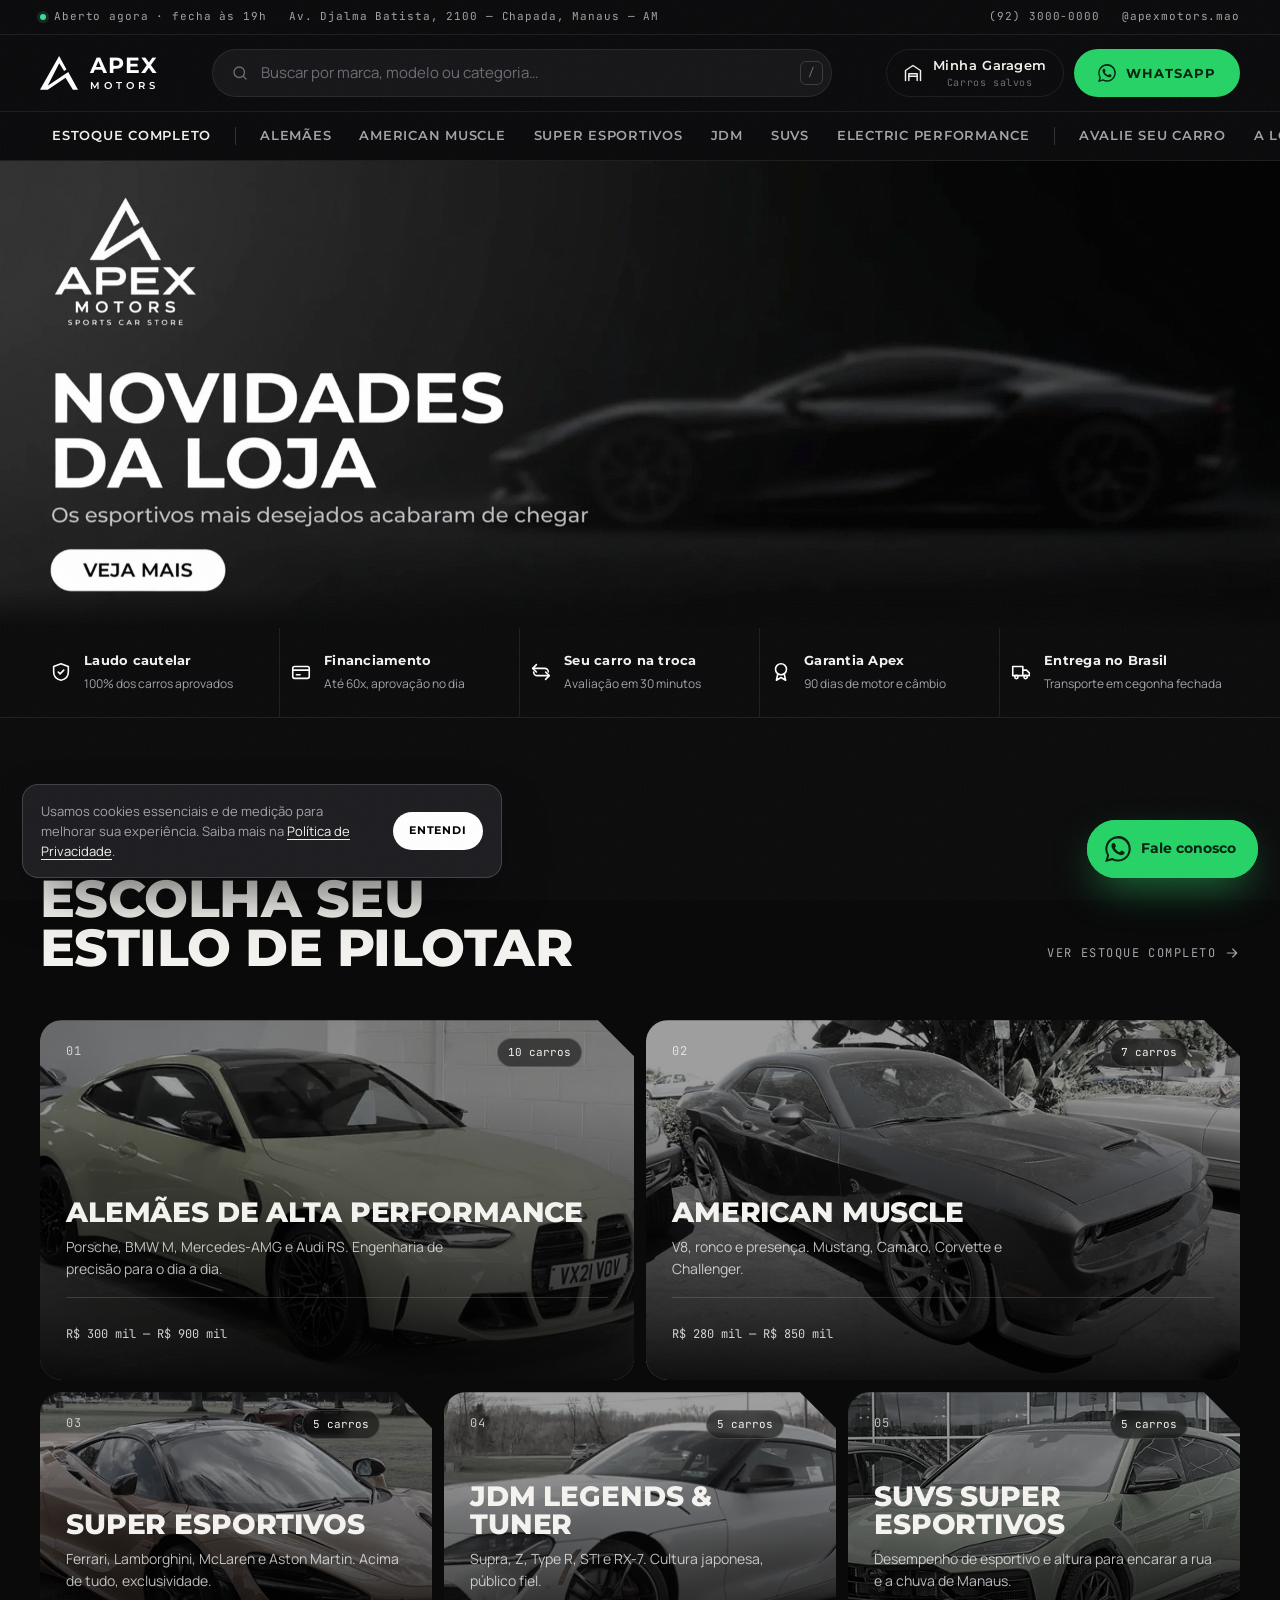
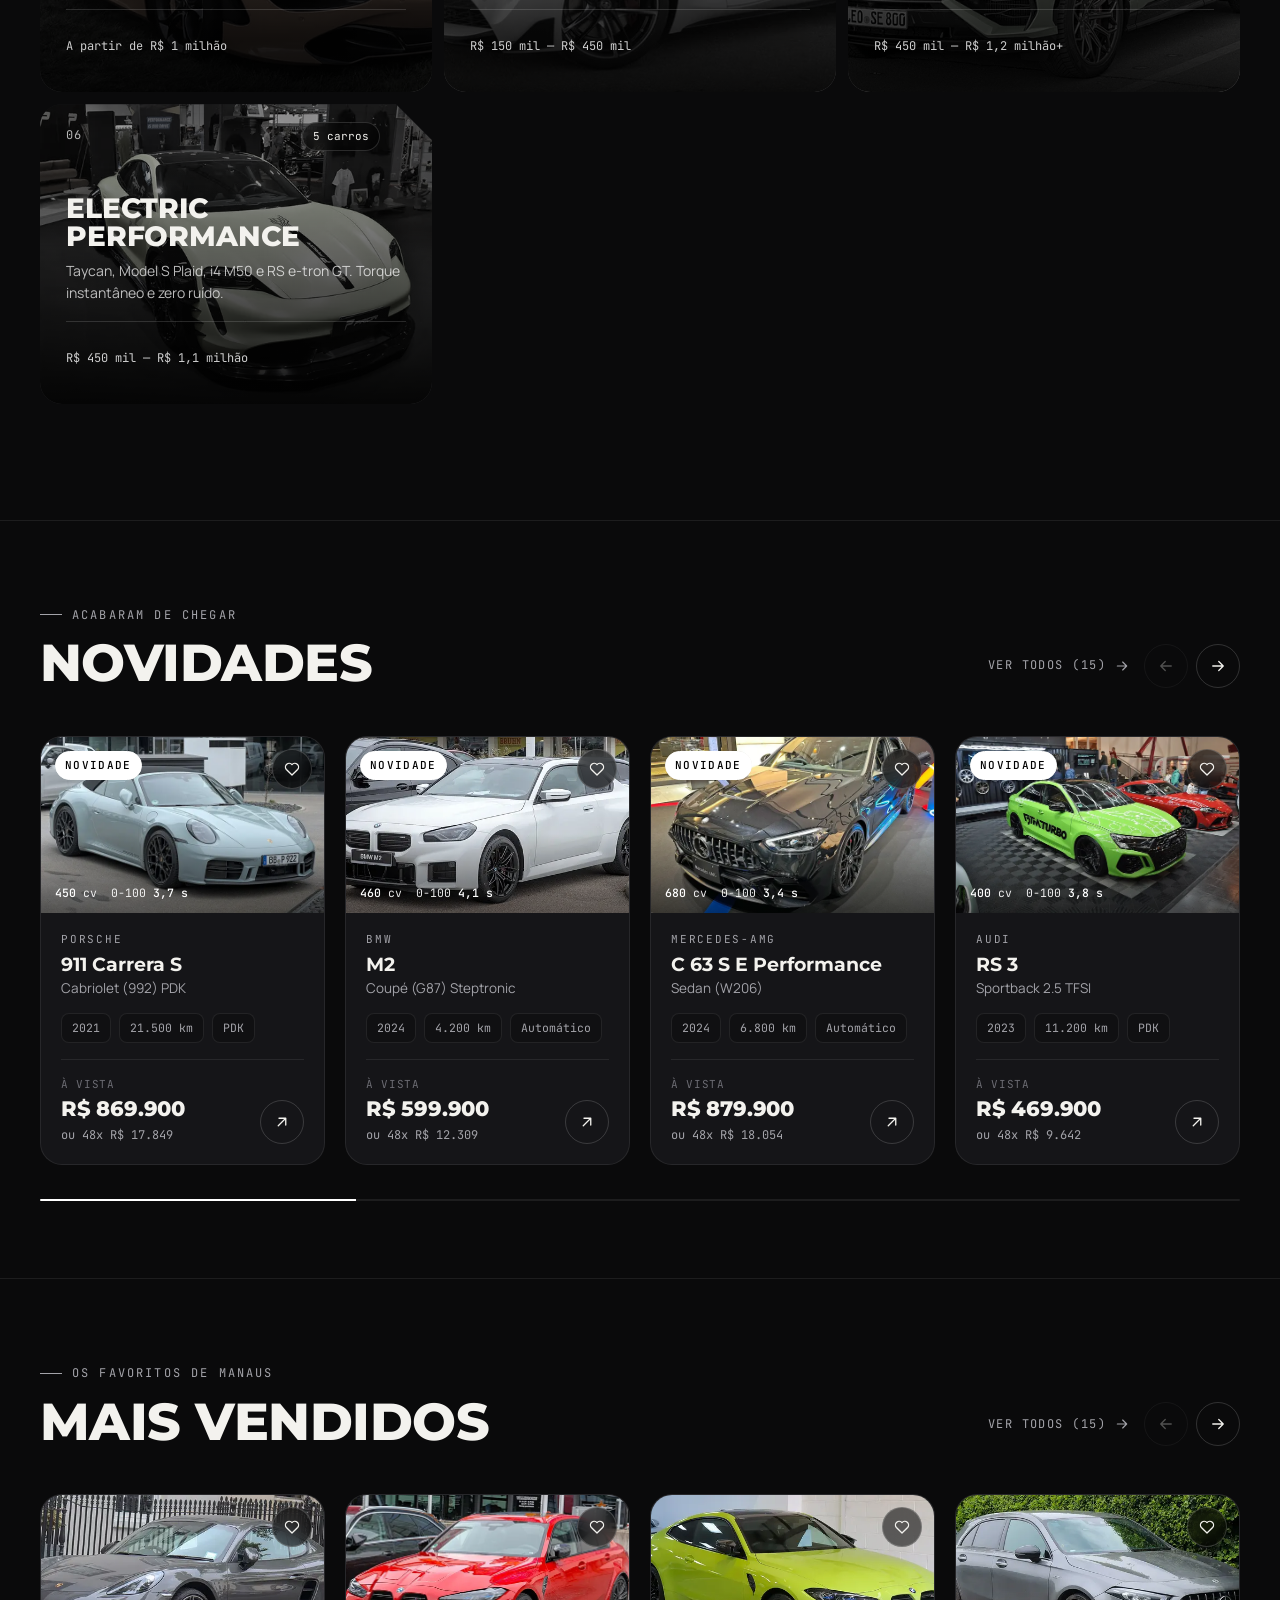
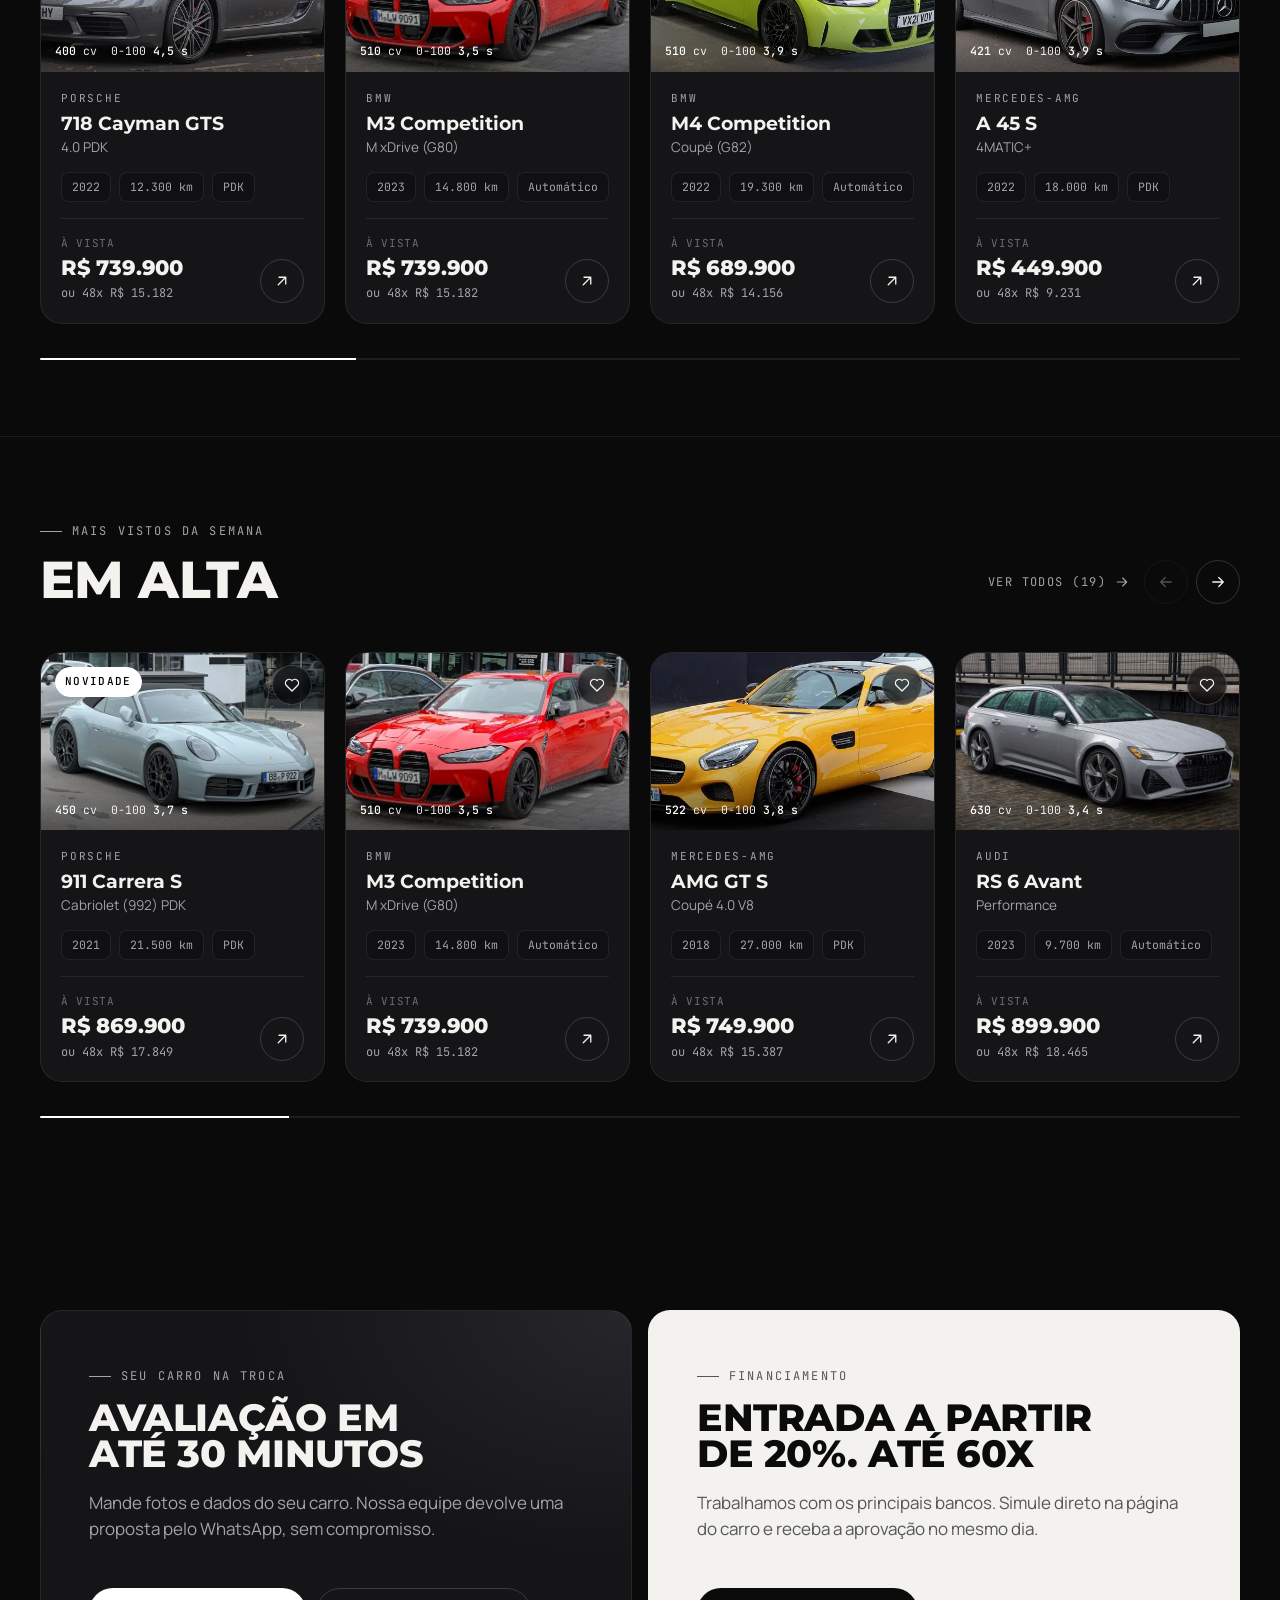
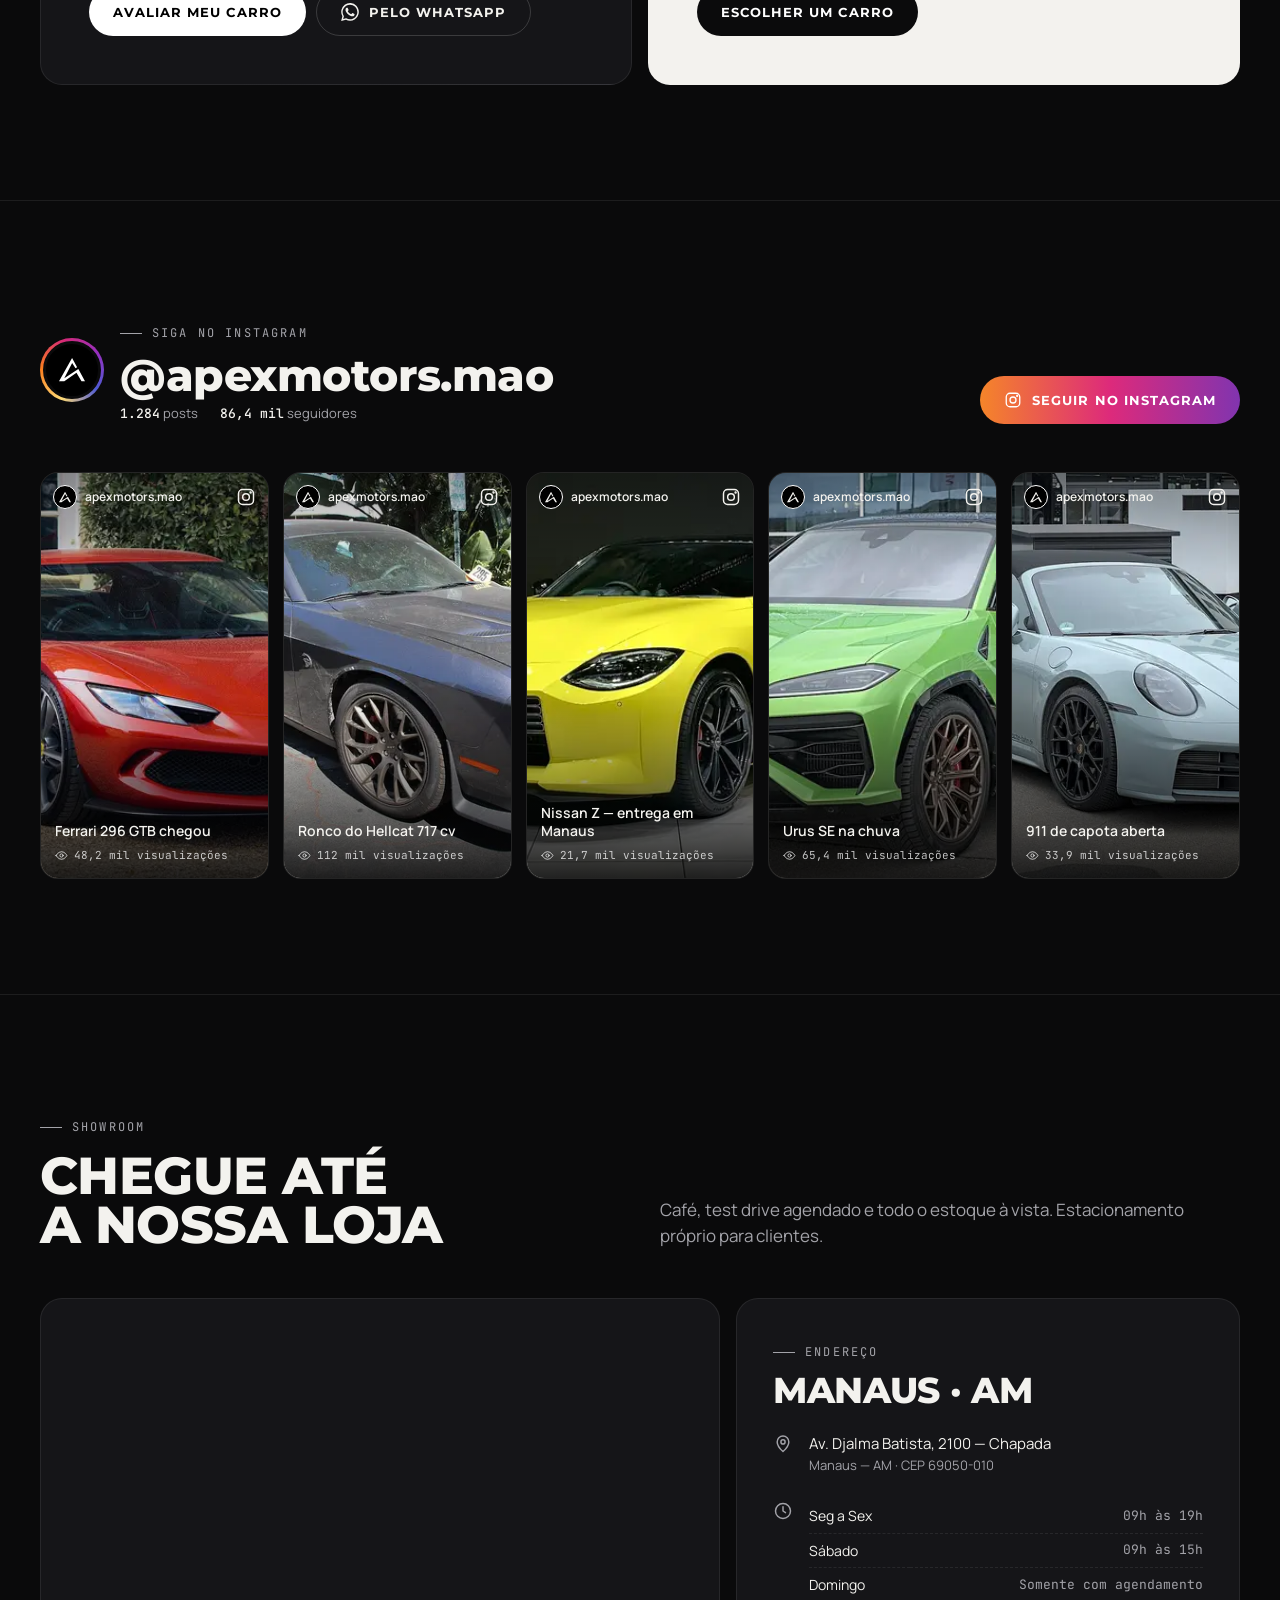
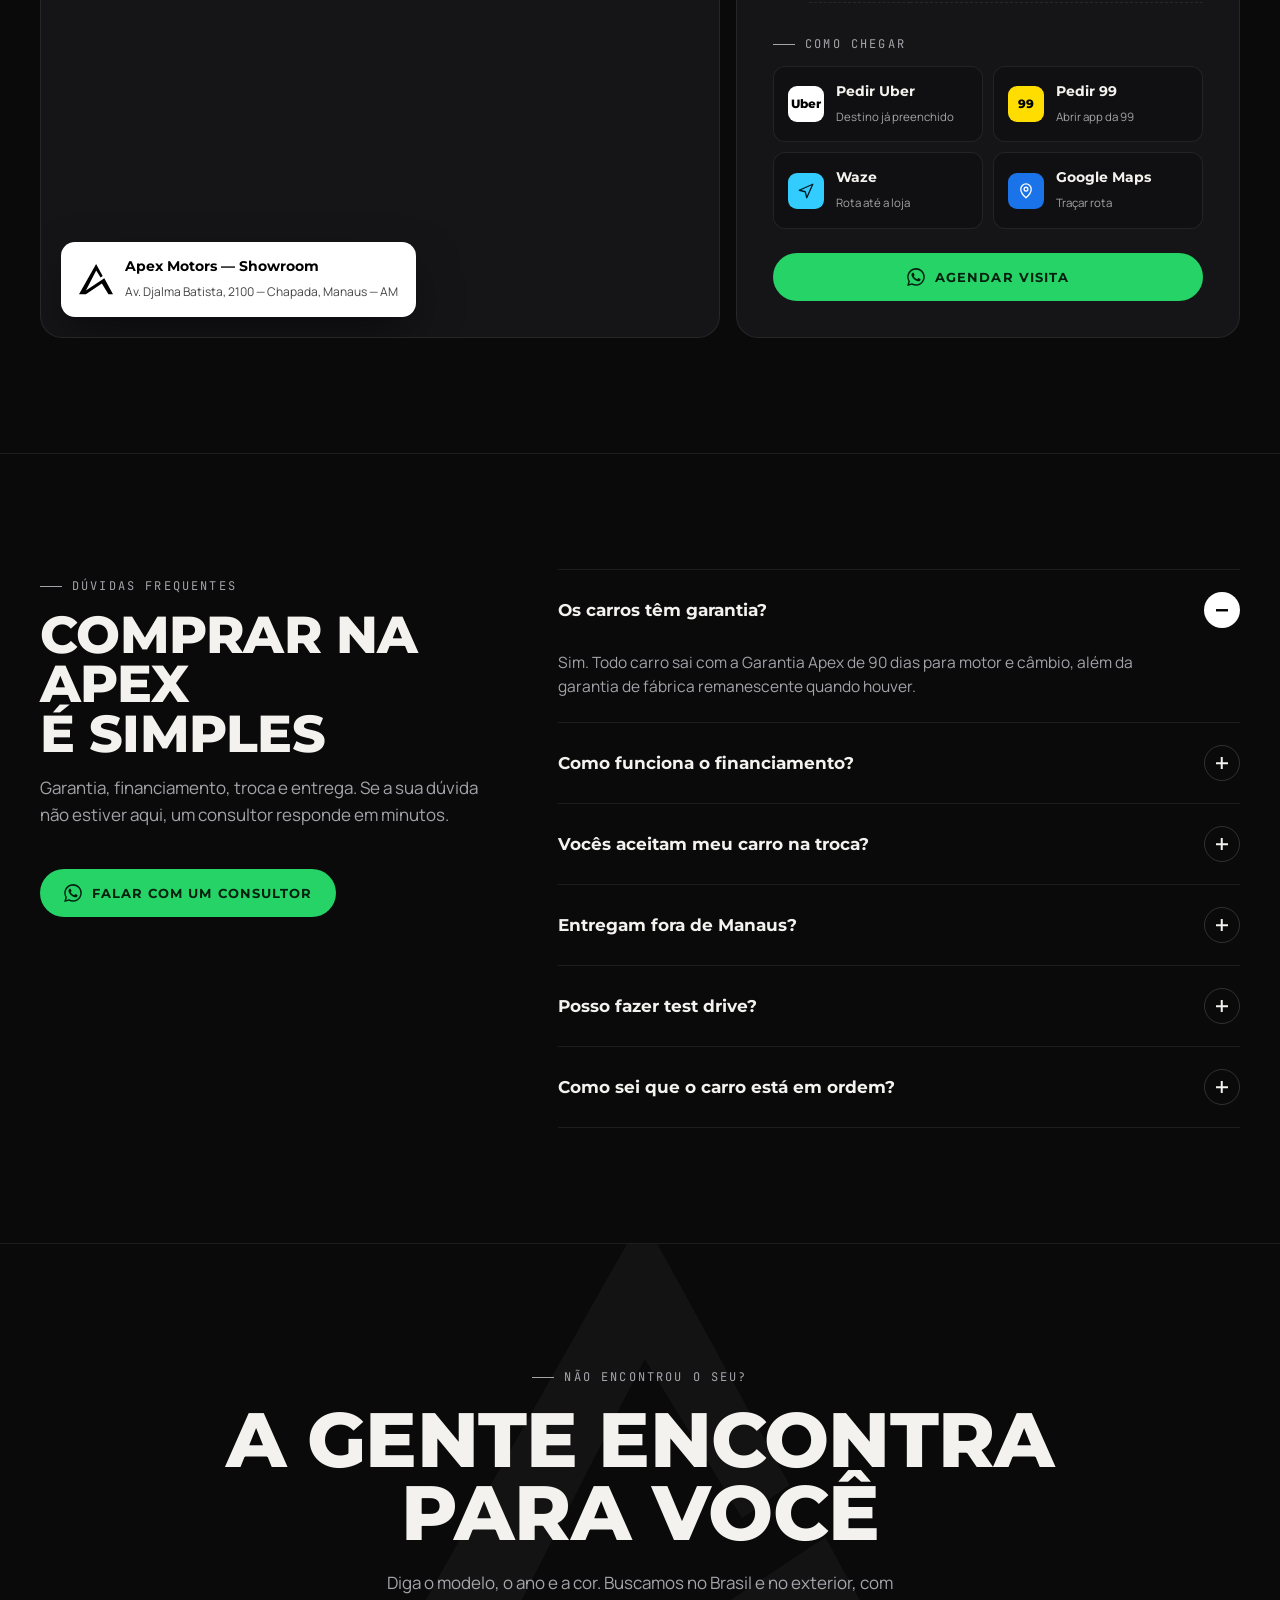
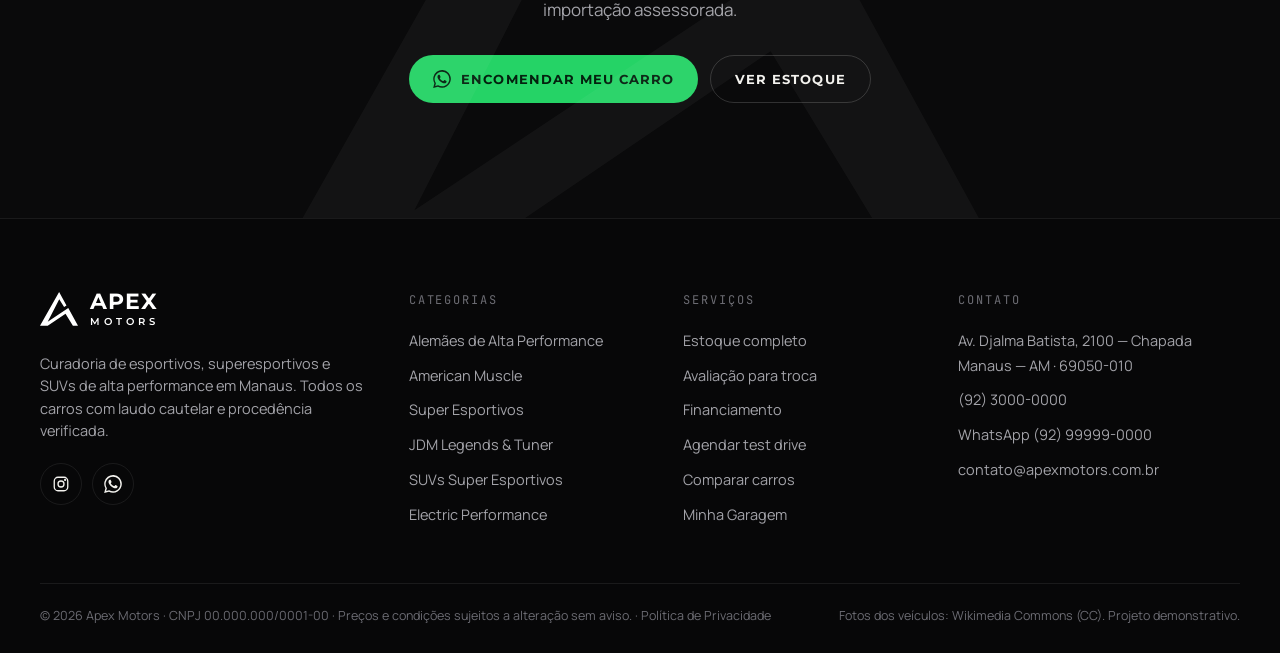
<file: index.html>
<!doctype html>
<html lang="pt-BR">
<head>
  <meta charset="utf-8">
  <meta name="viewport" content="width=device-width, initial-scale=1">
  <title>Apex Motors — Sports Car Store em Manaus</title>
  <meta name="description" content="Esportivos, superesportivos, muscle cars, JDM, SUVs de alta performance e elétricos em Manaus. Laudo cautelar, financiamento e troca com avaliação na hora.">
  <meta name="theme-color" content="#0a0a0b">
  <meta property="og:title" content="Apex Motors — Sports Car Store">
  <meta property="og:description" content="Os esportivos mais desejados de Manaus. Financiamento, troca e entrega para todo o Brasil.">
  <meta property="og:image" content="https://iglsoftwares.github.io/apex-motors/assets/brand/og-image.jpg">
  <meta property="og:url" content="https://iglsoftwares.github.io/apex-motors/">
  <meta property="og:type" content="website">
  <meta name="twitter:card" content="summary_large_image">
  <link rel="canonical" href="https://iglsoftwares.github.io/apex-motors/">
  <link rel="icon" href="assets/brand/favicon.svg" type="image/svg+xml">
  <link rel="preconnect" href="https://fonts.googleapis.com">
  <link rel="preconnect" href="https://fonts.gstatic.com" crossorigin>
  <link href="https://fonts.googleapis.com/css2?family=JetBrains+Mono:wght@400;500;600&family=Manrope:wght@400;500;600;700&family=Montserrat:wght@500;600;700;800&display=swap" rel="stylesheet">
  <link rel="stylesheet" href="css/style.css">
  <link rel="preload" as="image" href="assets/brand/banner-novidades.webp">
</head>
<body data-page="home">

  <main>
    <!-- HERO: banner da marca em largura total -->
    <section class="hero" aria-label="Destaque">
      <a class="hero-link" href="estoque.html?tag=novidade" aria-label="Novidades da loja — ver mais">
        <img src="assets/brand/banner-novidades.webp" alt="Novidades da loja — os esportivos mais desejados acabaram de chegar" width="1920" height="700" fetchpriority="high">
      </a>
    </section>

    <!-- Faixa de confiança -->
    <section class="trust" aria-label="Diferenciais">
      <div class="container" id="trust"></div>
    </section>

    <!-- Categorias -->
    <section class="section" id="categorias">
      <div class="container">
        <div class="section-head reveal">
          <div>
            <span class="eyebrow">Categorias</span>
            <h2 class="h-display h-section">Escolha seu<br>estilo de pilotar</h2>
          </div>
          <a class="link-arrow" href="estoque.html" data-arrow>Ver estoque completo</a>
        </div>
        <div class="cats" id="cats"></div>
      </div>
    </section>

    <!-- Vitrines -->
    <section class="section-tight divider" data-rail="novidade" data-title="Novidades" data-eyebrow="Acabaram de chegar"></section>
    <section class="section-tight divider" data-rail="mais-vendido" data-title="Mais vendidos" data-eyebrow="Os favoritos de Manaus"></section>
    <section class="section-tight divider" data-rail="em-alta" data-title="Em alta" data-eyebrow="Mais vistos da semana"></section>
    <section class="section-tight divider" id="recent" hidden></section>

    <!-- Troca + Financiamento -->
    <section class="section">
      <div class="container split-cta">
        <div class="cta-card reveal">
          <div>
            <span class="eyebrow">Seu carro na troca</span>
            <h3 class="h-display">Avaliação em<br>até 30 minutos</h3>
            <p class="lead">Mande fotos e dados do seu carro. Nossa equipe devolve uma proposta pelo WhatsApp, sem compromisso.</p>
          </div>
          <div class="row">
            <a class="btn btn-primary" href="proposta.html?intencao=avaliar">Avaliar meu carro</a>
            <a class="btn btn-outline" id="cta-wa-troca" target="_blank" rel="noopener" data-icon="whatsapp">Pelo WhatsApp</a>
          </div>
        </div>
        <div class="cta-card light reveal">
          <div>
            <span class="eyebrow">Financiamento</span>
            <h3 class="h-display">Entrada a partir<br>de 20%. Até 60x</h3>
            <p class="lead">Trabalhamos com os principais bancos. Simule direto na página do carro e receba a aprovação no mesmo dia.</p>
          </div>
          <div class="row">
            <a class="btn btn-primary" href="estoque.html">Escolher um carro</a>
          </div>
        </div>
      </div>
    </section>

    <!-- Instagram -->
    <section class="section divider" id="instagram">
      <div class="container">
        <div class="section-head reveal">
          <div class="ig-head">
            <a class="ig-avatar" id="ig-avatar" target="_blank" rel="noopener" aria-label="Instagram da Apex Motors"><span></span></a>
            <div>
              <span class="eyebrow">Siga no Instagram</span>
              <h2 class="ig-handle" id="ig-handle"></h2>
              <div class="ig-stats"><span><b>1.284</b> posts</span><span><b>86,4 mil</b> seguidores</span></div>
            </div>
          </div>
          <a class="btn btn-ig" id="ig-follow" target="_blank" rel="noopener"></a>
        </div>
        <div class="reels" id="reels"></div>
      </div>
    </section>

    <!-- Visite a loja -->
    <section class="section divider" id="visite">
      <div class="container">
        <div class="section-head reveal">
          <div>
            <span class="eyebrow">Showroom</span>
            <h2 class="h-display h-section">Chegue até<br>a nossa loja</h2>
          </div>
          <p class="lead section-aside">Café, test drive agendado e todo o estoque à vista. Estacionamento próprio para clientes.</p>
        </div>
        <div class="visit" id="visit"></div>
      </div>
    </section>

    <!-- Perguntas frequentes -->
    <section class="section divider" id="duvidas">
      <div class="container faq">
        <div class="faq-intro reveal">
          <span class="eyebrow">Dúvidas frequentes</span>
          <h2 class="h-display h-section">Comprar na Apex<br>é simples</h2>
          <p class="lead">Garantia, financiamento, troca e entrega. Se a sua dúvida não estiver aqui, um consultor responde em minutos.</p>
          <a class="btn btn-wa" id="faq-wa" target="_blank" rel="noopener" data-icon="whatsapp">Falar com um consultor</a>
        </div>
        <div class="faq-list reveal" id="faq-list"></div>
      </div>
    </section>

    <!-- CTA final -->
    <section class="final-cta">
      <div class="mark-bg" id="mark-bg"></div>
      <div class="container reveal">
        <span class="eyebrow">Não encontrou o seu?</span>
        <h2 class="h-display">A gente encontra<br>para você</h2>
        <p class="lead">Diga o modelo, o ano e a cor. Buscamos no Brasil e no exterior, com importação assessorada.</p>
        <div class="row">
          <a class="btn btn-wa" id="cta-wa-encomenda" target="_blank" rel="noopener"></a>
          <a class="btn btn-outline" href="estoque.html">Ver estoque</a>
        </div>
      </div>
    </section>
  </main>

  <script src="js/data.js"></script>
  <script src="js/app.js"></script>
  <script src="js/home.js"></script>
</body>
</html>
</file>
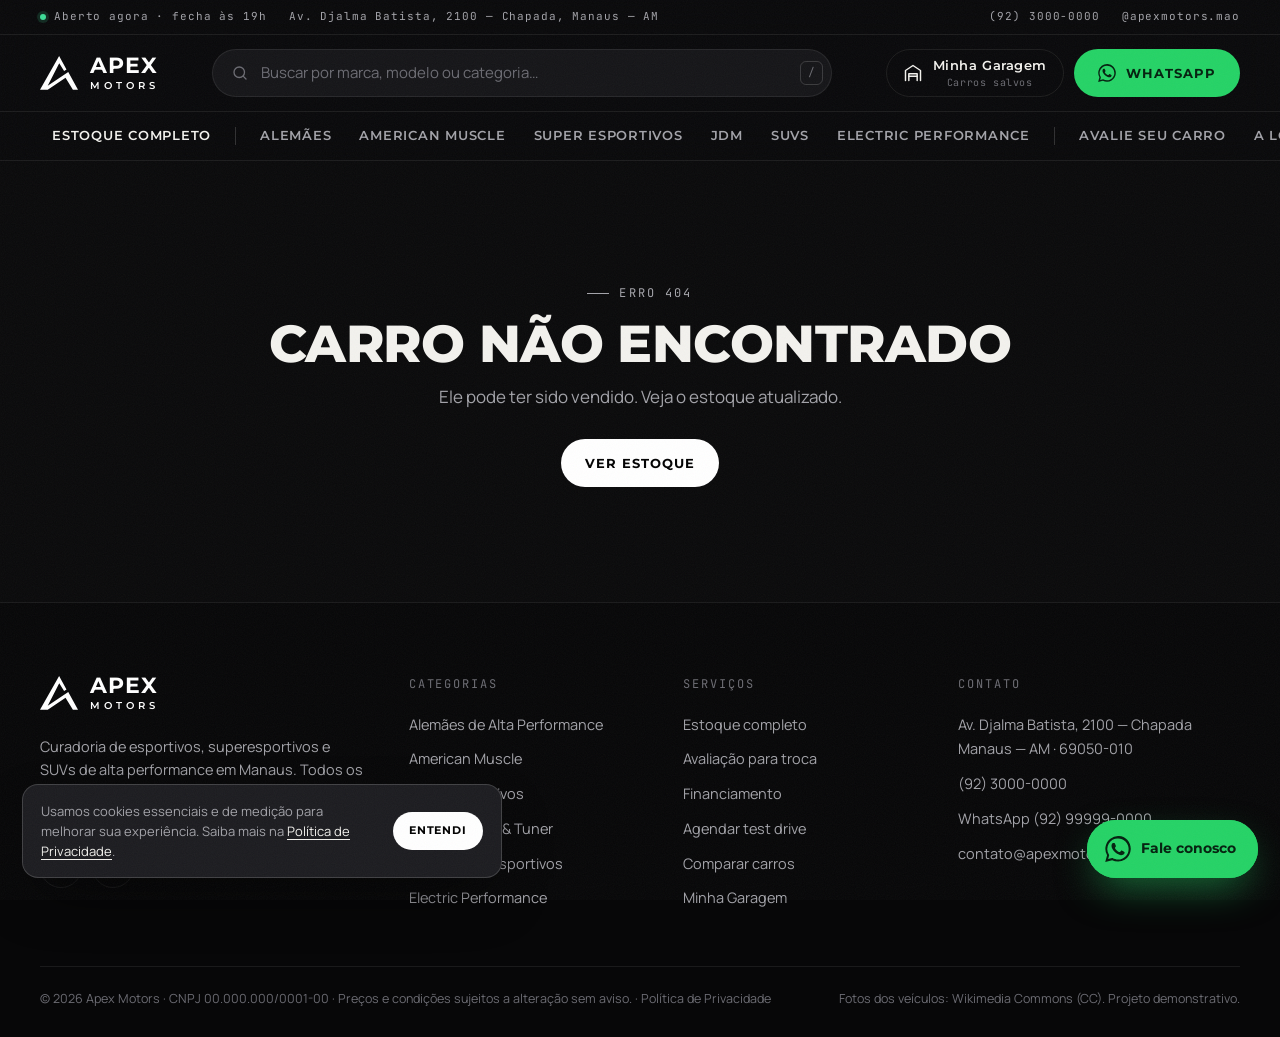
<file: carro.html>
<!doctype html>
<html lang="pt-BR">
<head>
  <meta charset="utf-8">
  <meta name="viewport" content="width=device-width, initial-scale=1">
  <title>Veículo — Apex Motors</title>
  <meta name="description" content="Ficha técnica, fotos, vídeo e simulação de financiamento.">
  <meta name="theme-color" content="#0a0a0b">
  <meta property="og:type" content="product">
  <meta property="og:title" content="Apex Motors">
  <meta property="og:description" content="Ficha técnica, fotos, vídeo e simulação de financiamento.">
  <meta property="og:image" content="https://iglsoftwares.github.io/apex-motors/assets/brand/og-image.jpg">
  <link rel="icon" href="assets/brand/favicon.svg" type="image/svg+xml">
  <link rel="preconnect" href="https://fonts.googleapis.com">
  <link rel="preconnect" href="https://fonts.gstatic.com" crossorigin>
  <link href="https://fonts.googleapis.com/css2?family=JetBrains+Mono:wght@400;500;600&family=Manrope:wght@400;500;600;700&family=Montserrat:wght@500;600;700;800&display=swap" rel="stylesheet">
  <link rel="stylesheet" href="css/style.css">
</head>
<body data-page="carro">
  <main id="pdp-root"></main>

  <script src="js/data.js"></script>
  <script src="js/app.js"></script>
  <script src="js/carro.js"></script>
</body>
</html>
</file>
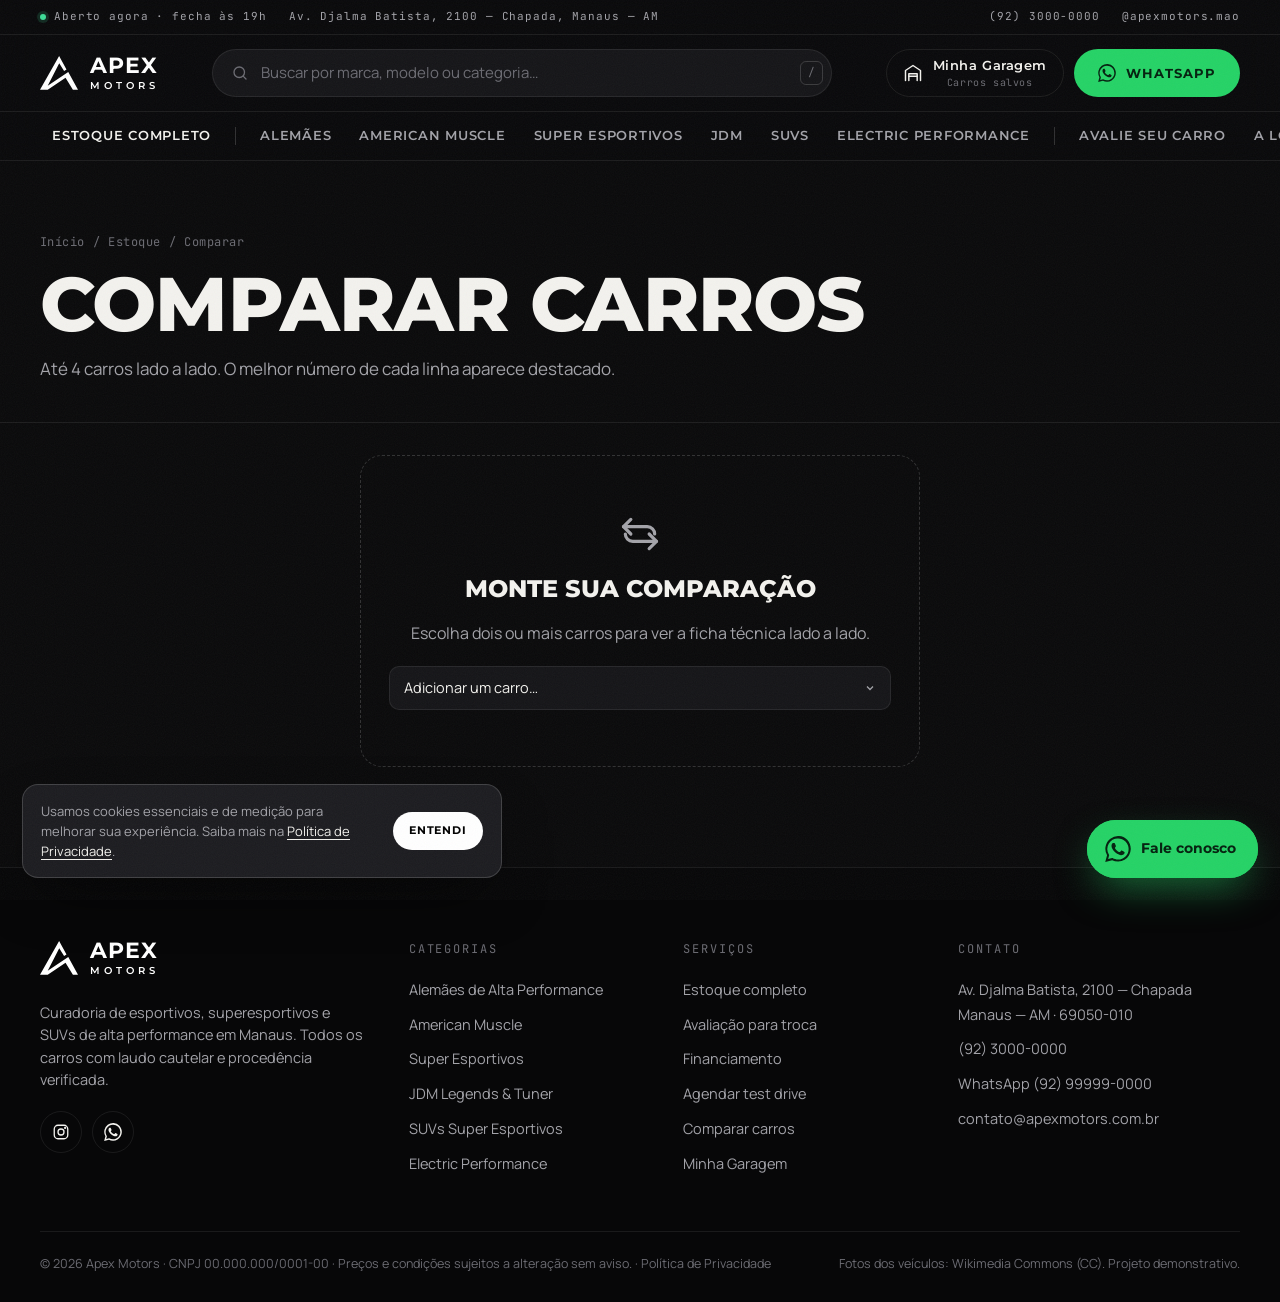
<file: comparar.html>
<!doctype html>
<html lang="pt-BR">
<head>
  <meta charset="utf-8">
  <meta name="viewport" content="width=device-width, initial-scale=1">
  <title>Comparar carros — Apex Motors</title>
  <meta name="description" content="Compare lado a lado preço, potência, 0-100 km/h e ficha técnica dos esportivos da Apex Motors.">
  <meta name="theme-color" content="#0a0a0b">
  <meta property="og:title" content="Comparar carros — Apex Motors">
  <meta property="og:image" content="https://iglsoftwares.github.io/apex-motors/assets/brand/og-image.jpg">
  <link rel="icon" href="assets/brand/favicon.svg" type="image/svg+xml">
  <link rel="preconnect" href="https://fonts.googleapis.com">
  <link rel="preconnect" href="https://fonts.gstatic.com" crossorigin>
  <link href="https://fonts.googleapis.com/css2?family=JetBrains+Mono:wght@400;500;600&family=Manrope:wght@400;500;600;700&family=Montserrat:wght@500;600;700;800&display=swap" rel="stylesheet">
  <link rel="stylesheet" href="css/style.css">
</head>
<body data-page="comparar">
  <main>
    <section class="page-hero">
      <div class="container">
        <nav class="crumbs" aria-label="Você está em"><a href="index.html">Início</a><span>/</span><a href="estoque.html">Estoque</a><span>/</span><span>Comparar</span></nav>
        <h1 class="h-display">Comparar carros</h1>
        <p class="lead">Até 4 carros lado a lado. O melhor número de cada linha aparece destacado.</p>
      </div>
    </section>
    <section class="container compare-wrap" id="compare"></section>
  </main>

  <script src="js/data.js"></script>
  <script src="js/app.js"></script>
  <script src="js/comparar.js"></script>
</body>
</html>
</file>
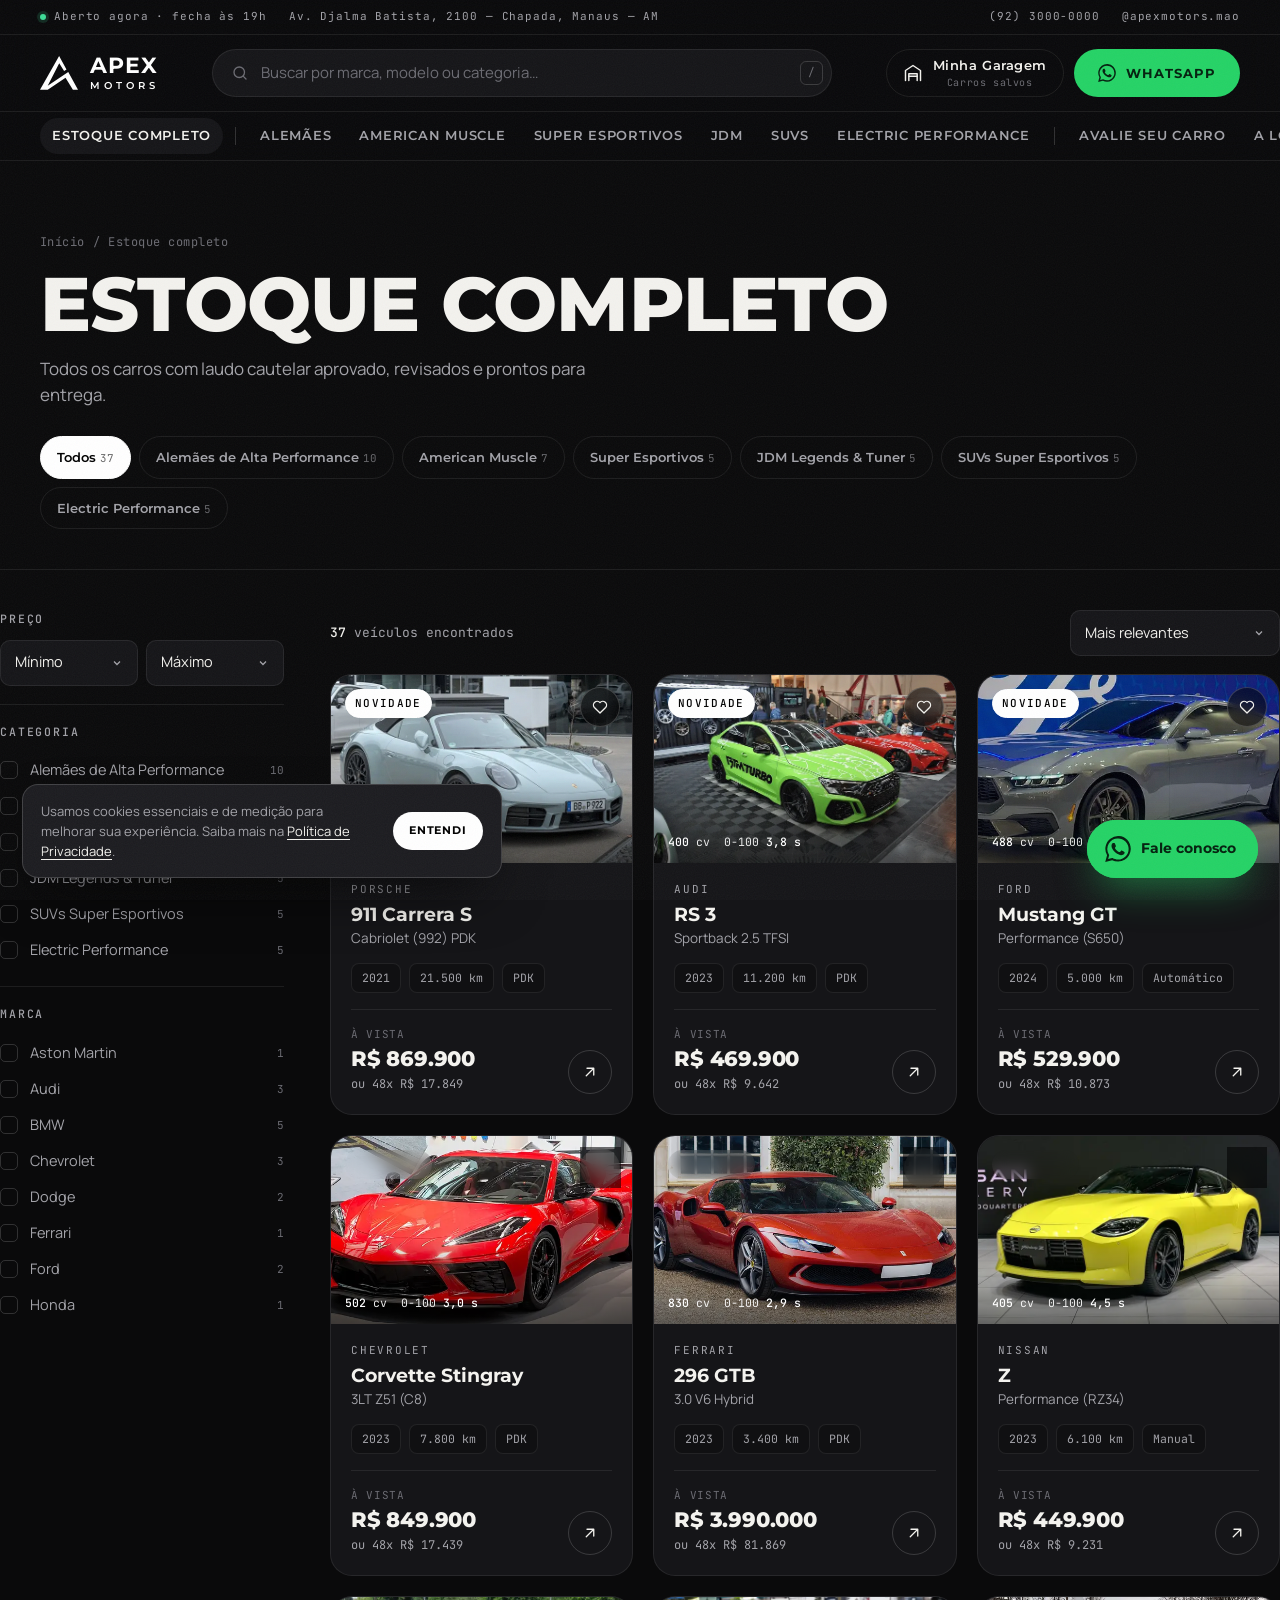
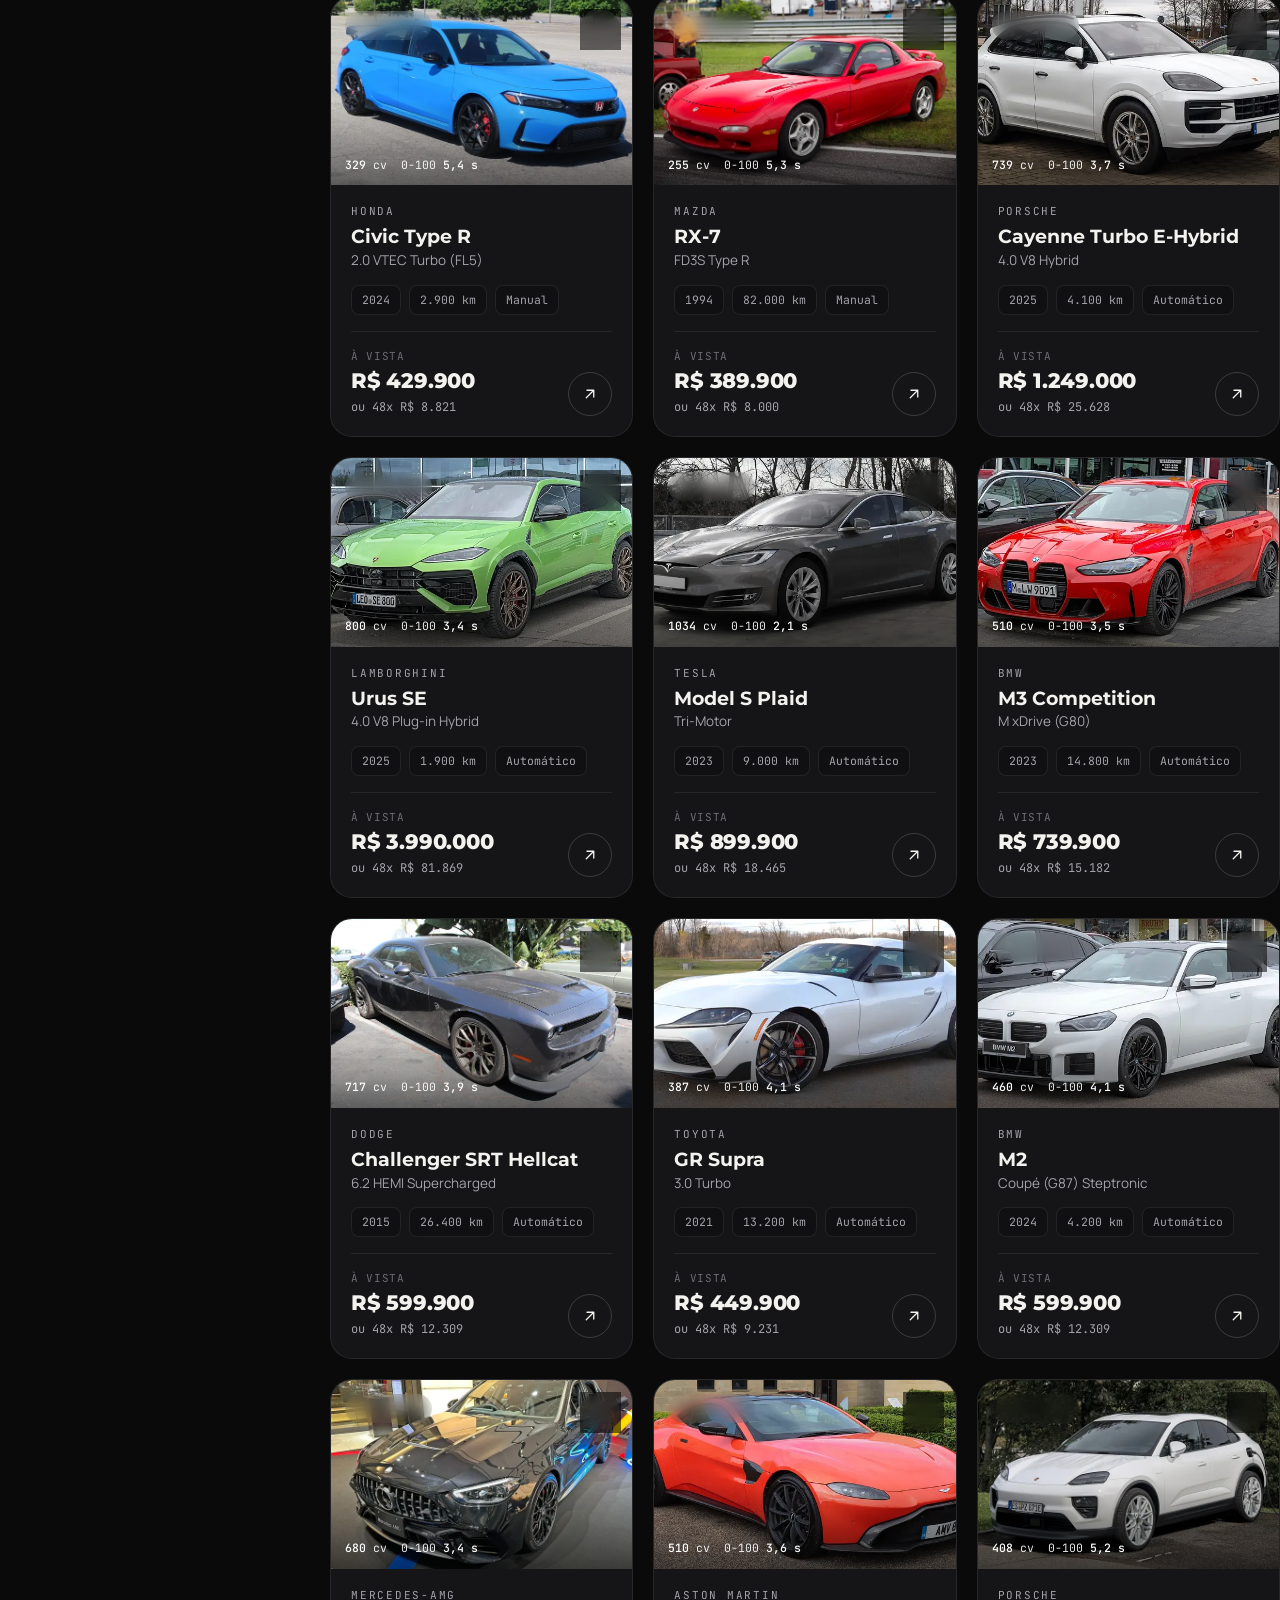
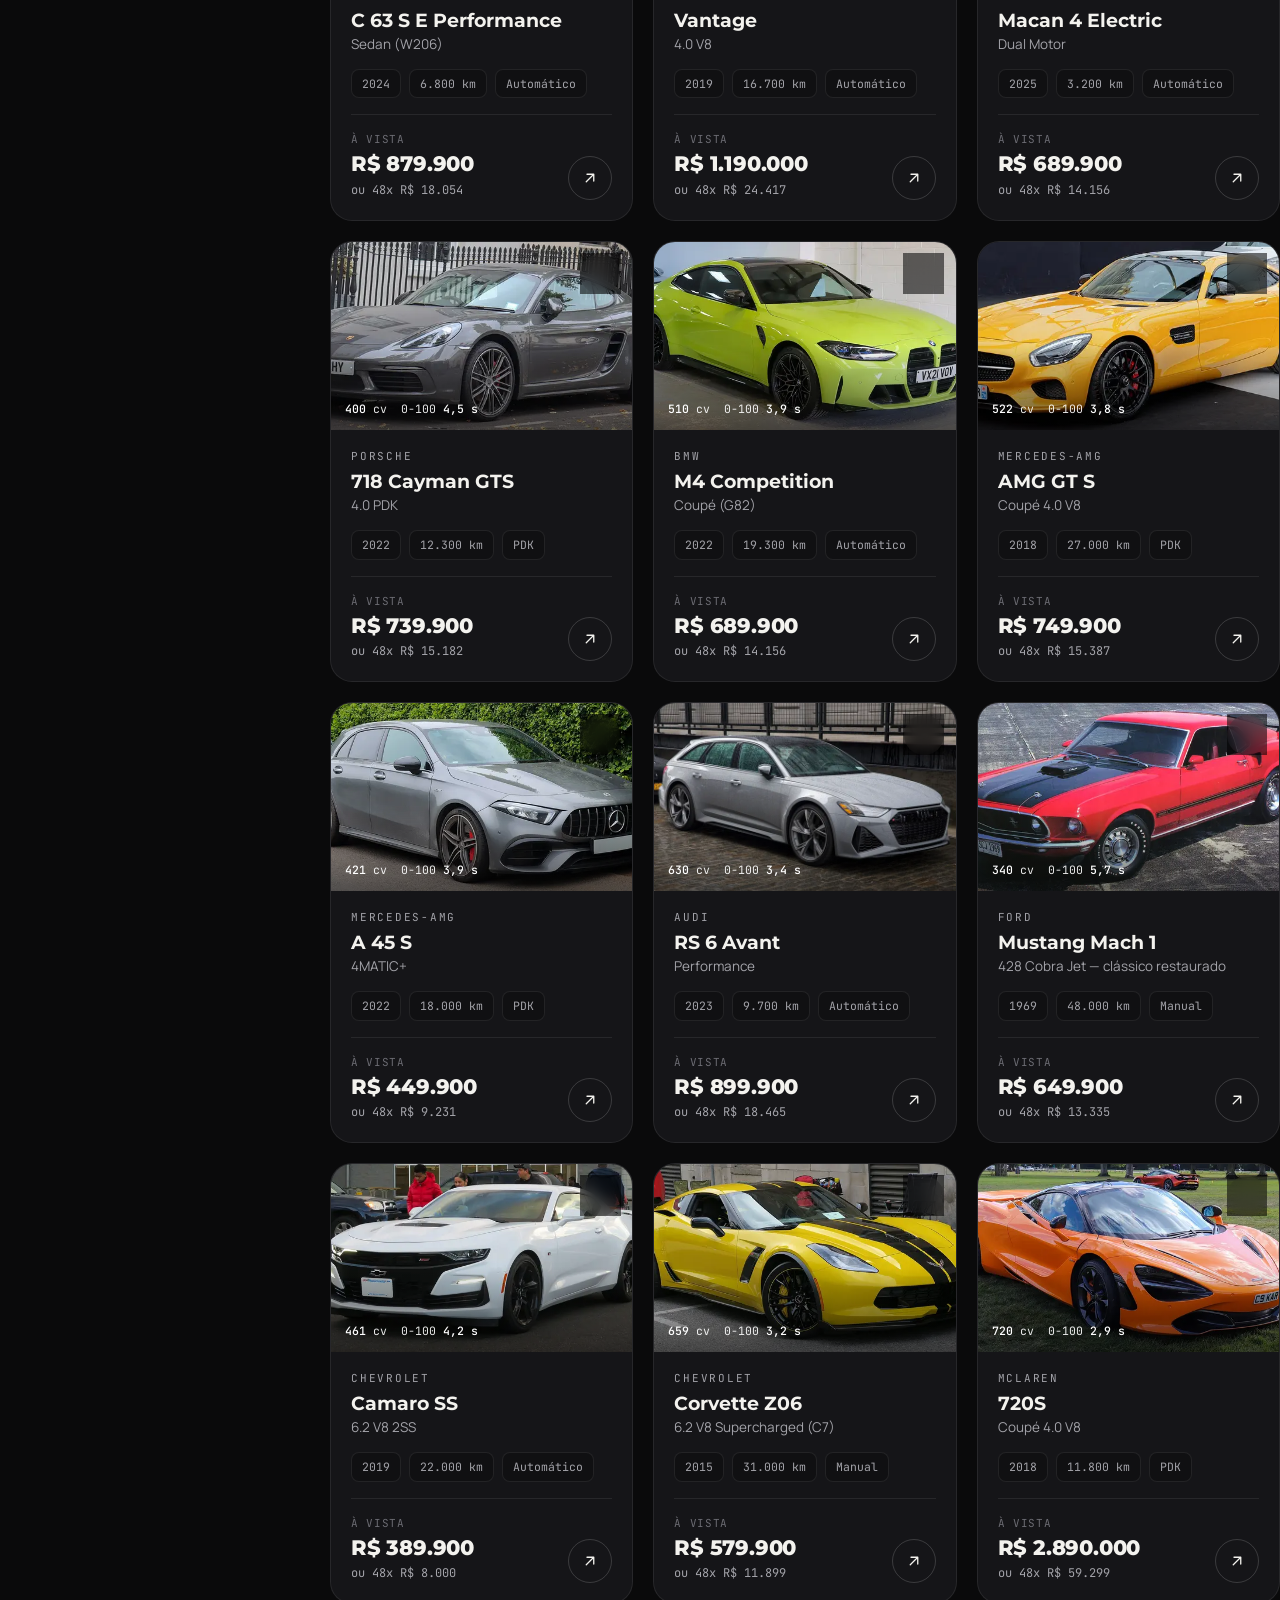
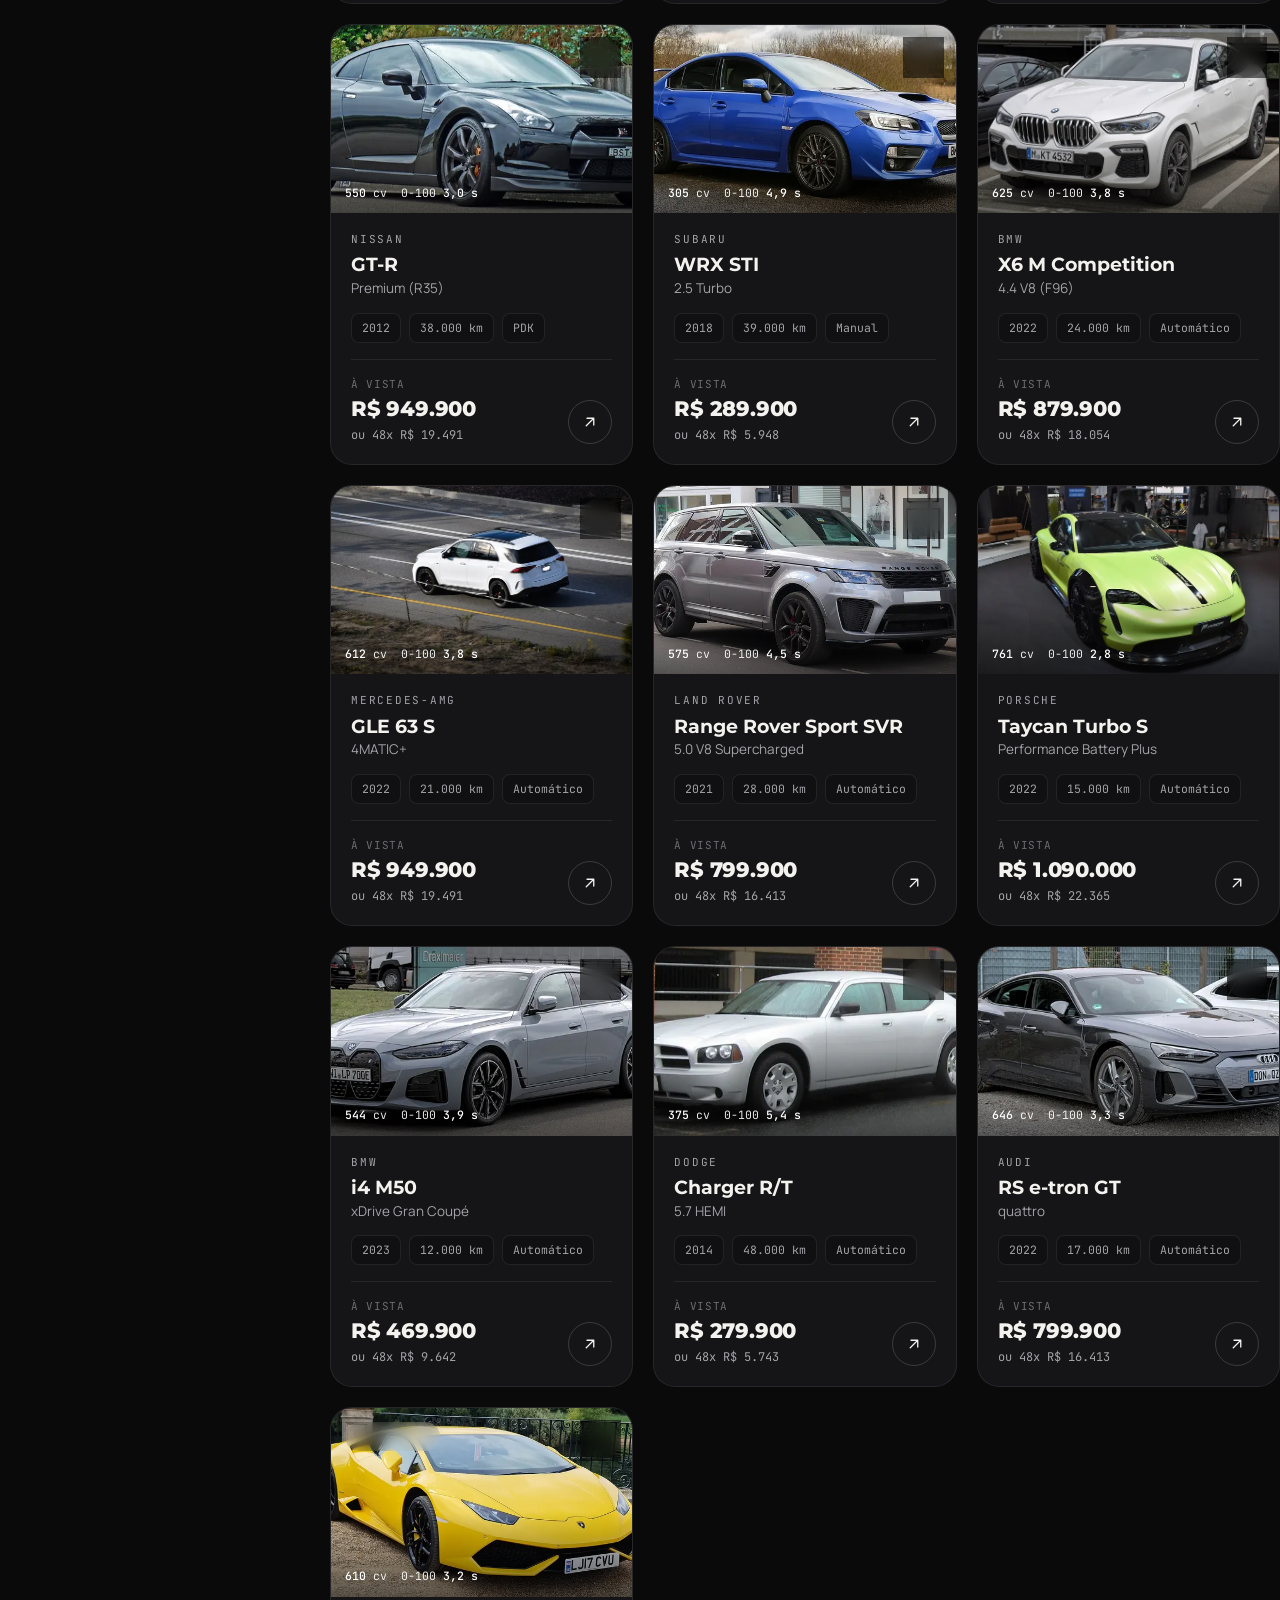
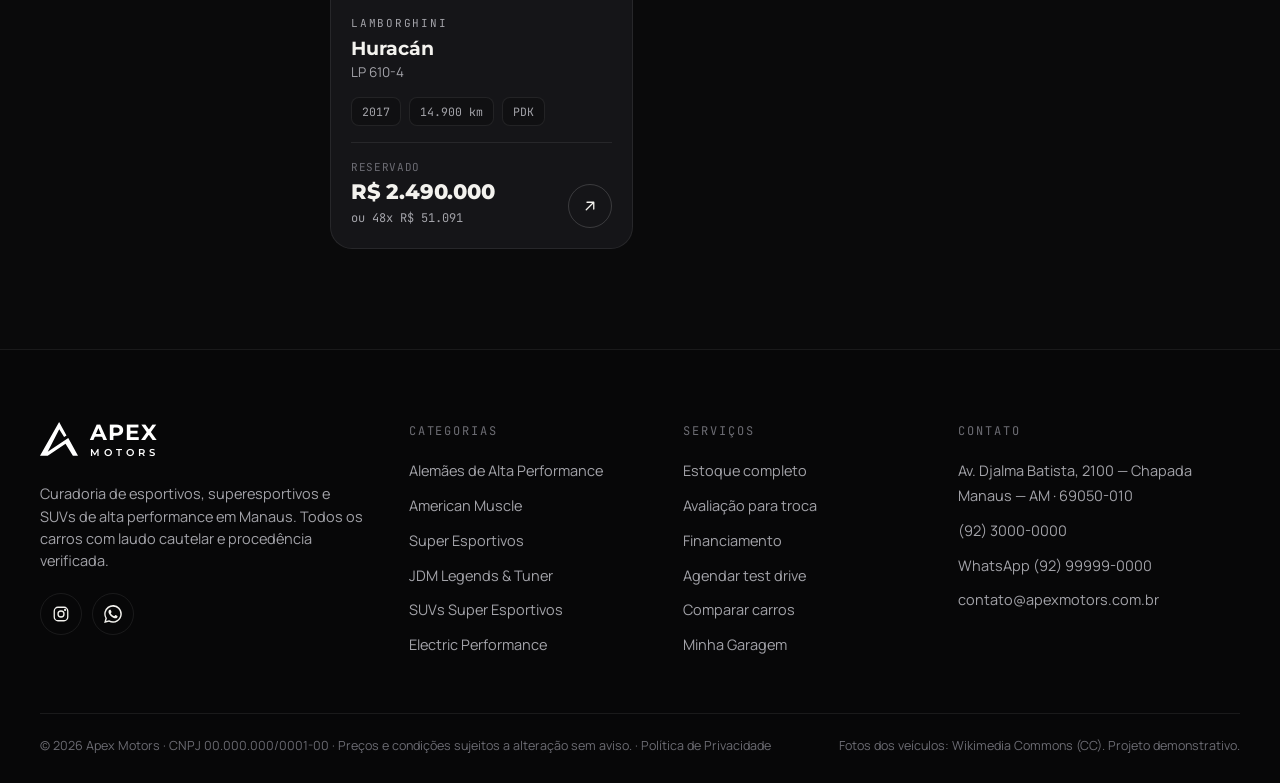
<file: estoque.html>
<!doctype html>
<html lang="pt-BR">
<head>
  <meta charset="utf-8">
  <meta name="viewport" content="width=device-width, initial-scale=1">
  <title>Estoque — Apex Motors</title>
  <meta name="description" content="Estoque completo da Apex Motors: filtre por tração, 0-100, potência, câmbio e combustível.">
  <meta name="theme-color" content="#0a0a0b">
  <link rel="icon" href="assets/brand/favicon.svg" type="image/svg+xml">
  <link rel="preconnect" href="https://fonts.googleapis.com">
  <link rel="preconnect" href="https://fonts.gstatic.com" crossorigin>
  <link href="https://fonts.googleapis.com/css2?family=JetBrains+Mono:wght@400;500;600&family=Manrope:wght@400;500;600;700&family=Montserrat:wght@500;600;700;800&display=swap" rel="stylesheet">
  <link rel="stylesheet" href="css/style.css">
</head>
<body data-page="estoque">
  <main>
    <section class="page-hero">
      <div class="container">
        <nav class="crumbs" aria-label="Você está em"><a href="index.html">Início</a><span>/</span><span id="crumb">Estoque</span></nav>
        <h1 class="h-display" id="title">Estoque completo</h1>
        <p class="lead" id="subtitle">Todos os carros com laudo cautelar aprovado, revisados e prontos para entrega.</p>
        <div class="cat-pills" id="pills"></div>
      </div>
    </section>

    <div class="container shop">
      <aside class="filters" id="filters" aria-label="Filtros">
        <div class="filters-head"><h3>Filtros</h3><button class="close-btn" data-close aria-label="Fechar filtros"></button></div>
        <div id="filter-groups"></div>
        <div class="filters-apply"><button class="btn btn-primary btn-block" data-close id="apply-btn">Ver resultados</button></div>
      </aside>

      <section aria-label="Resultados">
        <div class="results-bar">
          <span class="count" id="count"></span>
          <div class="right">
            <button class="btn btn-outline btn-sm filter-open" id="filter-open" data-open="filters" data-icon="filter">Filtros</button>
            <label class="sr-only" for="sort">Ordenar por</label>
            <select class="select" id="sort">
              <option value="relevancia">Mais relevantes</option>
              <option value="preco-asc">Menor preço</option>
              <option value="preco-desc">Maior preço</option>
              <option value="potencia">Mais potentes</option>
              <option value="zero">Mais rápidos (0-100)</option>
              <option value="ano">Mais novos</option>
              <option value="km">Menor quilometragem</option>
            </select>
          </div>
        </div>
        <div class="active-chips" id="chips"></div>
        <div class="grid-cars" id="grid"></div>
      </section>
    </div>
  </main>

  <script src="js/data.js"></script>
  <script src="js/app.js"></script>
  <script src="js/estoque.js"></script>
</body>
</html>
</file>
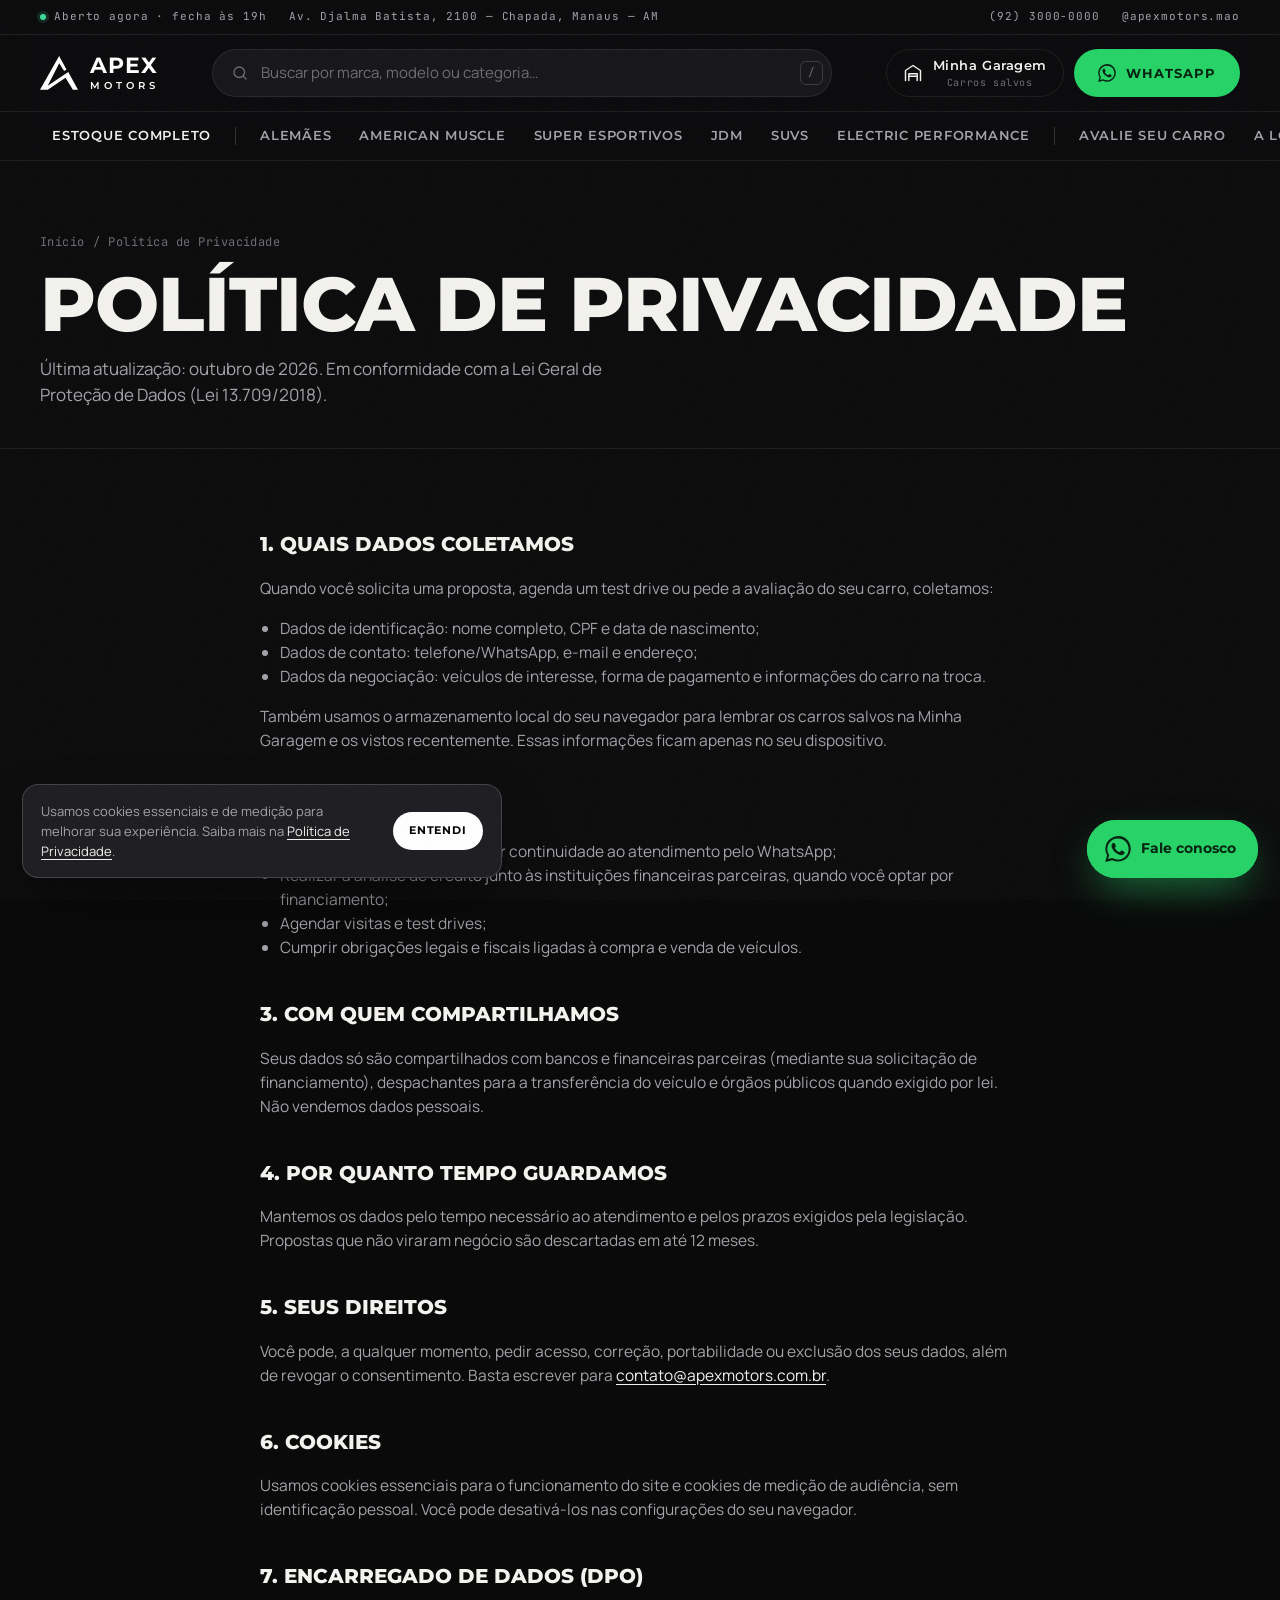
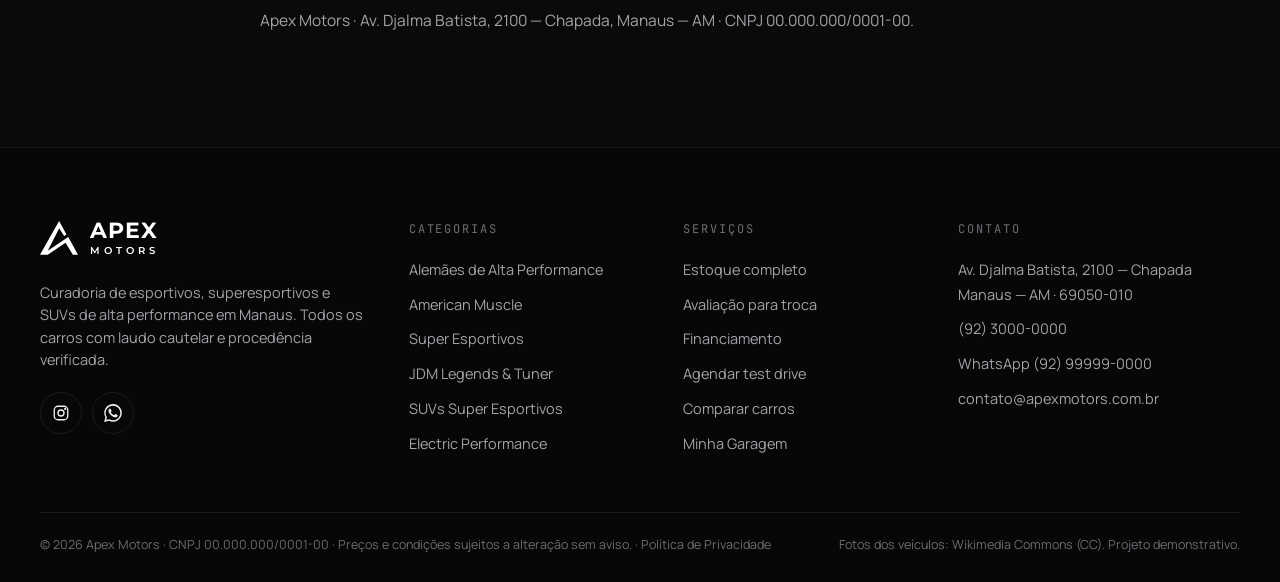
<file: privacidade.html>
<!doctype html>
<html lang="pt-BR">
<head>
  <meta charset="utf-8">
  <meta name="viewport" content="width=device-width, initial-scale=1">
  <title>Política de Privacidade — Apex Motors</title>
  <meta name="description" content="Como a Apex Motors coleta, usa e protege seus dados pessoais, conforme a LGPD.">
  <meta name="theme-color" content="#0a0a0b">
  <link rel="icon" href="assets/brand/favicon.svg" type="image/svg+xml">
  <link rel="preconnect" href="https://fonts.googleapis.com">
  <link rel="preconnect" href="https://fonts.gstatic.com" crossorigin>
  <link href="https://fonts.googleapis.com/css2?family=JetBrains+Mono:wght@400;500;600&family=Manrope:wght@400;500;600;700&family=Montserrat:wght@500;600;700;800&display=swap" rel="stylesheet">
  <link rel="stylesheet" href="css/style.css">
</head>
<body data-page="privacidade">
  <main>
    <section class="page-hero">
      <div class="container">
        <nav class="crumbs" aria-label="Você está em"><a href="index.html">Início</a><span>/</span><span>Política de Privacidade</span></nav>
        <h1 class="h-display">Política de Privacidade</h1>
        <p class="lead">Última atualização: outubro de 2026. Em conformidade com a Lei Geral de Proteção de Dados (Lei 13.709/2018).</p>
      </div>
    </section>

    <article class="container prose">
      <h2>1. Quais dados coletamos</h2>
      <p>Quando você solicita uma proposta, agenda um test drive ou pede a avaliação do seu carro, coletamos:</p>
      <ul>
        <li>Dados de identificação: nome completo, CPF e data de nascimento;</li>
        <li>Dados de contato: telefone/WhatsApp, e-mail e endereço;</li>
        <li>Dados da negociação: veículos de interesse, forma de pagamento e informações do carro na troca.</li>
      </ul>
      <p>Também usamos o armazenamento local do seu navegador para lembrar os carros salvos na Minha Garagem e os vistos recentemente. Essas informações ficam apenas no seu dispositivo.</p>

      <h2>2. Para que usamos</h2>
      <ul>
        <li>Responder à sua proposta e dar continuidade ao atendimento pelo WhatsApp;</li>
        <li>Realizar a análise de crédito junto às instituições financeiras parceiras, quando você optar por financiamento;</li>
        <li>Agendar visitas e test drives;</li>
        <li>Cumprir obrigações legais e fiscais ligadas à compra e venda de veículos.</li>
      </ul>

      <h2>3. Com quem compartilhamos</h2>
      <p>Seus dados só são compartilhados com bancos e financeiras parceiras (mediante sua solicitação de financiamento), despachantes para a transferência do veículo e órgãos públicos quando exigido por lei. Não vendemos dados pessoais.</p>

      <h2>4. Por quanto tempo guardamos</h2>
      <p>Mantemos os dados pelo tempo necessário ao atendimento e pelos prazos exigidos pela legislação. Propostas que não viraram negócio são descartadas em até 12 meses.</p>

      <h2>5. Seus direitos</h2>
      <p>Você pode, a qualquer momento, pedir acesso, correção, portabilidade ou exclusão dos seus dados, além de revogar o consentimento. Basta escrever para <a id="mail" href="#"></a>.</p>

      <h2>6. Cookies</h2>
      <p>Usamos cookies essenciais para o funcionamento do site e cookies de medição de audiência, sem identificação pessoal. Você pode desativá-los nas configurações do seu navegador.</p>

      <h2>7. Encarregado de dados (DPO)</h2>
      <p>Apex Motors · <span id="addr"></span>.</p>
    </article>
  </main>

  <script src="js/data.js"></script>
  <script src="js/app.js"></script>
  <script>
    window.initPage = function () {
      const mail = document.getElementById("mail");
      mail.href = `mailto:${STORE.email}`;
      mail.textContent = STORE.email;
      document.getElementById("addr").textContent = `${STORE.endereco}, ${STORE.cidade} · CNPJ ${STORE.cnpj}`;
    };
  </script>
</body>
</html>
</file>
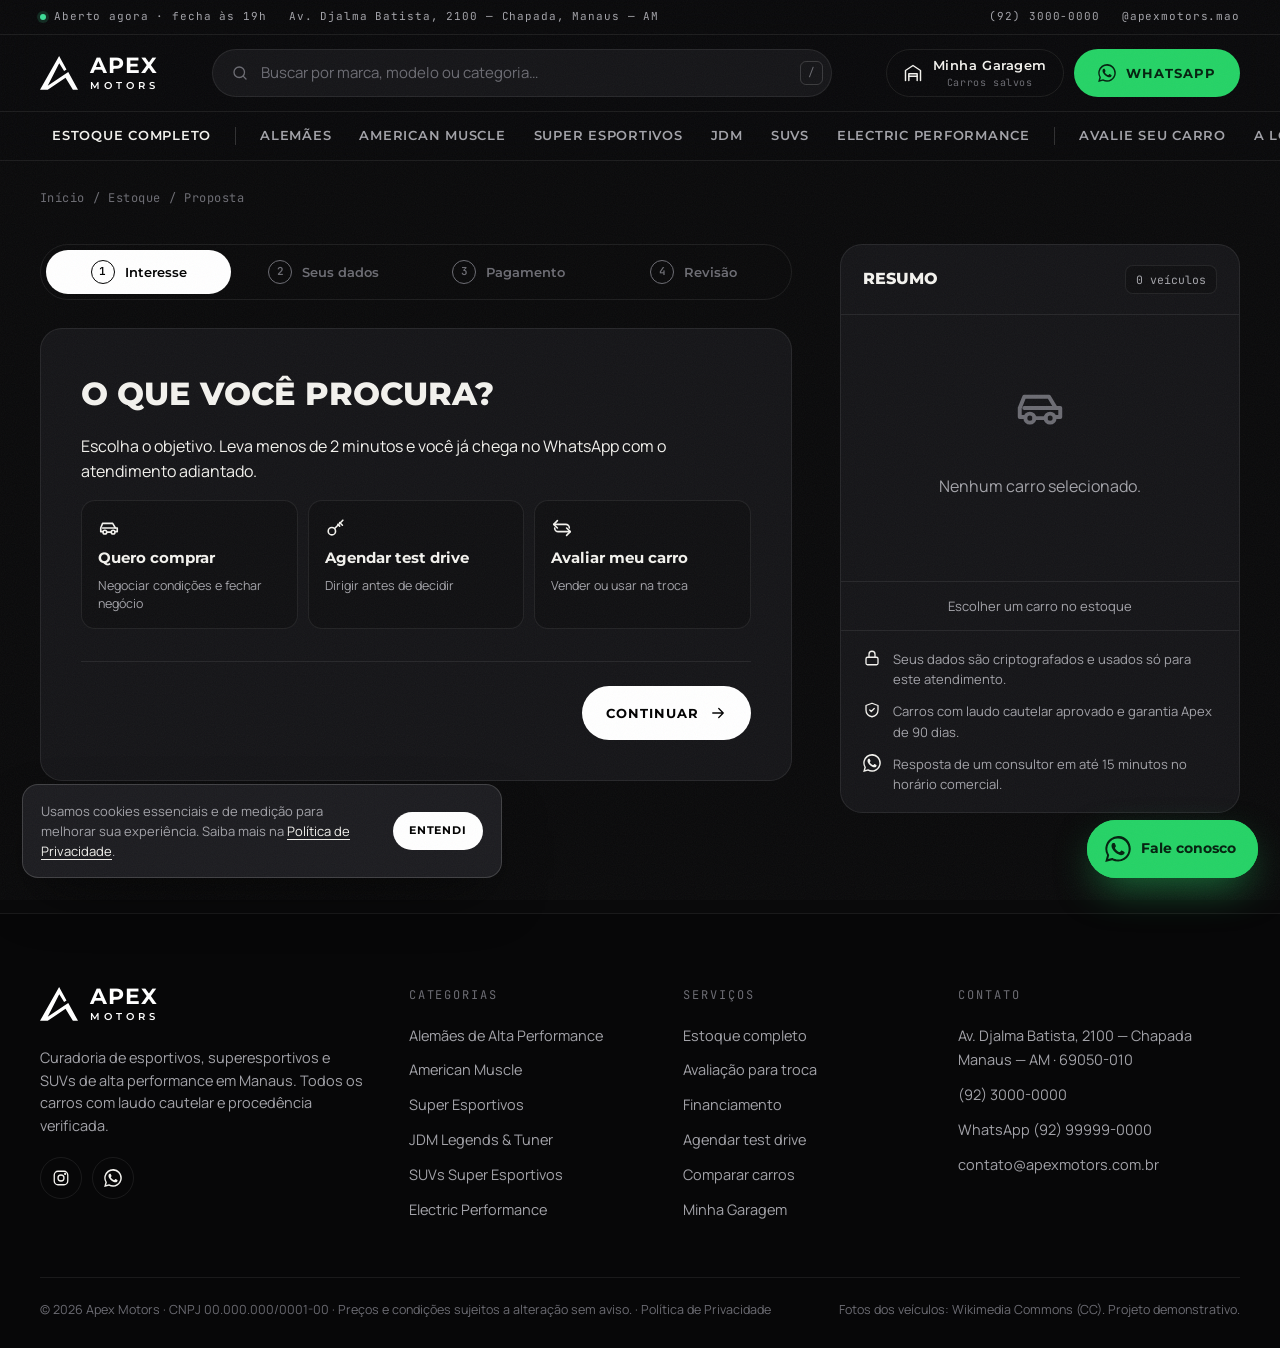
<file: proposta.html>
<!doctype html>
<html lang="pt-BR">
<head>
  <meta charset="utf-8">
  <meta name="viewport" content="width=device-width, initial-scale=1">
  <title>Solicitar proposta — Apex Motors</title>
  <meta name="description" content="Envie sua proposta e continue o atendimento pelo WhatsApp com tudo já preenchido.">
  <meta name="theme-color" content="#0a0a0b">
  <meta name="robots" content="noindex">
  <link rel="icon" href="assets/brand/favicon.svg" type="image/svg+xml">
  <link rel="preconnect" href="https://fonts.googleapis.com">
  <link rel="preconnect" href="https://fonts.gstatic.com" crossorigin>
  <link href="https://fonts.googleapis.com/css2?family=JetBrains+Mono:wght@400;500;600&family=Manrope:wght@400;500;600;700&family=Montserrat:wght@500;600;700;800&display=swap" rel="stylesheet">
  <link rel="stylesheet" href="css/style.css">
</head>
<body data-page="proposta">
  <main class="container">
    <nav class="crumbs page-crumbs" aria-label="Você está em"><a href="index.html">Início</a><span>/</span><a href="estoque.html">Estoque</a><span>/</span><span>Proposta</span></nav>

    <div class="checkout">
      <div>
        <div class="stepper" id="stepper"></div>

        <form class="form-card" id="form" novalidate>
          <!-- PASSO 1 — Interesse -->
          <div class="fstep active" data-step="1">
            <h2>O que você procura?</h2>
            <p>Escolha o objetivo. Leva menos de 2 minutos e você já chega no WhatsApp com o atendimento adiantado.</p>
            <div class="fgrid">
              <div class="opt-cards" id="intencoes"></div>
              <div class="field" id="no-car-hint" hidden>
                <div class="notice">Você ainda não escolheu um carro. <a class="u-link" href="estoque.html">Escolher no estoque</a> ou siga só com a avaliação do seu carro.</div>
              </div>
              <div class="cond" data-if="intencao=test-drive">
                <div class="fsub">Agendamento do test drive</div>
                <div class="field s3"><label for="td-data">Data preferida <em>*</em></label><input class="input" type="date" id="td-data" name="tdData" required><span class="err">Escolha uma data a partir de amanhã.</span></div>
                <div class="field s3"><label for="td-hora">Período <em>*</em></label>
                  <select class="select" id="td-hora" name="tdPeriodo" required><option value="">Selecione</option><option>Manhã (9h–12h)</option><option>Tarde (13h–17h)</option><option>Fim de tarde (17h–19h)</option></select><span class="err">Escolha um período.</span></div>
                <div class="field"><label for="cnh">Possui CNH válida? <em>*</em></label>
                  <select class="select" id="cnh" name="cnh" required><option value="">Selecione</option><option>Sim, categoria B</option><option>Sim, categoria AB</option></select><span class="err">Para o test drive, é necessário CNH válida.</span><span class="hint">Leve a CNH física ou digital no dia.</span></div>
              </div>
            </div>
          </div>

          <!-- PASSO 2 — Dados pessoais -->
          <div class="fstep" data-step="2">
            <h2>Seus dados</h2>
            <p>Usados só para o atendimento e a análise de crédito. Protegidos pela LGPD.</p>
            <div class="fgrid">
              <div class="field"><label for="nome">Nome completo <em>*</em></label><input class="input" id="nome" name="nome" autocomplete="name" required><span class="err">Informe nome e sobrenome.</span></div>
              <div class="field s3"><label for="cpf">CPF <em>*</em></label><input class="input mono" id="cpf" name="cpf" inputmode="numeric" placeholder="000.000.000-00" data-mask="cpf" required><span class="err">CPF inválido.</span></div>
              <div class="field s3"><label for="nasc">Data de nascimento <em>*</em></label><input class="input mono" id="nasc" name="nasc" inputmode="numeric" placeholder="dd/mm/aaaa" data-mask="date" autocomplete="bday" required><span class="err">Data inválida (é preciso ter 18 anos ou mais).</span></div>
              <div class="field s3"><label for="tel">WhatsApp <em>*</em></label><input class="input mono" id="tel" name="tel" inputmode="tel" placeholder="(92) 99999-9999" data-mask="phone" autocomplete="tel" required><span class="err">Informe um celular com DDD.</span></div>
              <div class="field s3"><label for="email">E-mail <em>*</em></label><input class="input" id="email" name="email" type="email" autocomplete="email" required><span class="err">E-mail inválido.</span></div>
              <div class="fsub">Endereço</div>
              <div class="field s2"><label for="cep">CEP <em>*</em></label><div class="input-wrap"><input class="input mono" id="cep" name="cep" inputmode="numeric" placeholder="00000-000" data-mask="cep" autocomplete="postal-code" required><span class="spin"></span></div><span class="err">CEP não encontrado.</span><span class="hint">Preenchemos o resto para você.</span></div>
              <div class="field s4"><label for="rua">Endereço</label><input class="input" id="rua" name="rua" autocomplete="address-line1"></div>
              <div class="field s2 half-sm"><label for="num">Número</label><input class="input" id="num" name="num"></div>
              <div class="field s4 half-sm"><label for="bairro">Bairro</label><input class="input" id="bairro" name="bairro"></div>
              <div class="field s4"><label for="cidade">Cidade</label><input class="input" id="cidade" name="cidade" autocomplete="address-level2"></div>
              <div class="field s2"><label for="uf">UF</label><input class="input" id="uf" name="uf" maxlength="2" autocomplete="address-level1"></div>
            </div>
          </div>

          <!-- PASSO 3 — Pagamento / troca -->
          <div class="fstep" data-step="3">
            <h2>Pagamento e troca</h2>
            <p>Conte como pretende pagar. O consultor monta a melhor condição a partir daqui.</p>
            <div class="fgrid">
              <div class="opt-cards" id="pagamentos"></div>

              <div class="cond" data-if="pagamento=financiamento">
                <div class="fsub">Financiamento</div>
                <div class="field s2"><label for="fin-entrada">Entrada (R$) <em>*</em></label><input class="input mono" id="fin-entrada" name="finEntrada" inputmode="numeric" data-mask="money" required><span class="err">Entrada mínima de 20%.</span></div>
                <div class="field s2"><label for="fin-prazo">Prazo</label><select class="select" id="fin-prazo" name="finPrazo"><option>12</option><option>24</option><option>36</option><option selected>48</option><option>60</option></select></div>
                <div class="field s2"><label for="renda">Renda mensal</label><select class="select" id="renda" name="renda"><option value="">Prefiro não informar</option><option>Até R$ 20 mil</option><option>R$ 20 a 50 mil</option><option>R$ 50 a 100 mil</option><option>Acima de R$ 100 mil</option></select></div>
                <div class="field"><div class="sim-result"><div><small>Parcela estimada</small><b id="fin-parcela">—</b></div><div class="sm" id="fin-taxa"></div></div></div>
              </div>

              <div class="cond" data-if="troca=sim">
                <div class="fsub">Seu carro na troca</div>
                <div class="field s3"><label for="tr-modelo">Marca e modelo <em>*</em></label><input class="input" id="tr-modelo" name="trModelo" placeholder="Ex.: BMW 320i M Sport" required><span class="err">Informe o modelo.</span></div>
                <div class="field s2 half-sm"><label for="tr-ano">Ano <em>*</em></label><input class="input mono" id="tr-ano" name="trAno" inputmode="numeric" maxlength="4" placeholder="2021" required><span class="err">Ano inválido.</span></div>
                <div class="field s1 half-sm"><label for="tr-km">Km</label><input class="input mono" id="tr-km" name="trKm" inputmode="numeric" data-mask="km"></div>
                <div class="field s3"><label for="tr-placa">Final da placa</label><input class="input mono" id="tr-placa" name="trPlaca" maxlength="1" placeholder="0–9"></div>
                <div class="field s3"><label for="tr-quit">Está quitado?</label><select class="select" id="tr-quit" name="trQuitado"><option>Sim, quitado</option><option>Não, ainda financiado</option></select></div>
              </div>

              <div class="field" id="troca-toggle-field">
                <label class="consent"><input type="checkbox" id="troca-toggle"><span><b>Tenho um carro para dar na troca</b><br>Avaliamos e abatemos do valor.</span></label>
              </div>

              <div class="fsub">Atendimento</div>
              <div class="field s3"><label for="contato-horario">Melhor horário para contato</label><select class="select" id="contato-horario" name="horario"><option>Qualquer horário</option><option>Manhã</option><option>Tarde</option><option>Noite</option></select></div>
              <div class="field s3"><label for="origem">Como conheceu a Apex?</label><select class="select" id="origem" name="origem"><option value="">Selecione</option><option>Instagram</option><option>Google</option><option>Indicação</option><option>Passei na loja</option><option>Outro</option></select></div>
              <div class="field"><label for="obs">Observações</label><textarea class="input" id="obs" name="obs" placeholder="Ex.: quero saber sobre blindagem, entrega em outro estado, cores…"></textarea></div>
            </div>
          </div>

          <!-- PASSO 4 — Revisão -->
          <div class="fstep" data-step="4">
            <h2>Revise e envie</h2>
            <p>Ao enviar, abrimos o WhatsApp com sua proposta completa. É só tocar em “enviar”.</p>
            <div class="review" id="review"></div>
            <div class="fgrid review-consent">
              <label class="consent" id="lgpd-wrap"><input type="checkbox" id="lgpd" required><span>Autorizo a Apex Motors a usar meus dados para contato, envio desta proposta e análise de crédito, conforme a <a class="u-link" href="privacidade.html" target="_blank">Política de Privacidade</a> (LGPD).</span></label>
            </div>
          </div>

          <!-- SUCESSO -->
          <div class="fstep" data-step="5">
            <div class="success" id="success"></div>
          </div>

          <div class="form-nav" id="form-nav">
            <button type="button" class="btn btn-outline" id="back">Voltar</button>
            <button type="submit" class="btn btn-primary" id="next">Continuar</button>
          </div>
        </form>
      </div>

      <aside class="summary" id="summary" aria-label="Resumo"></aside>
    </div>
  </main>

  <script src="js/data.js"></script>
  <script src="js/app.js"></script>
  <script src="js/proposta.js"></script>
</body>
</html>
</file>
<file: css/style.css>
/* ==========================================================================
   APEX MOTORS — Design system
   Direção: "pit-lane noir" — monocromático de luxo, tipografia da marca
   (Montserrat), leituras técnicas em mono, cortes diagonais do "A" da logo.
   ========================================================================== */

:root {
  --bg: #0a0a0b;
  --bg-2: #101012;
  --surface: #151518;
  --surface-2: #1c1c20;
  --line: rgba(255, 255, 255, 0.08);
  --line-2: rgba(255, 255, 255, 0.16);
  --text: #f3f2ee;
  --muted: #a3a3a9;
  --dim: #6c6c73;
  --white: #ffffff;
  --wa: #25d366;
  --wa-dark: #1da851;
  --ok: #3ddc97;
  --warn: #f2b84b;
  --danger: #ff5d5d;

  --f-display: "Montserrat", system-ui, sans-serif;
  --f-body: "Manrope", system-ui, sans-serif;
  --f-mono: "JetBrains Mono", ui-monospace, monospace;

  --radius: 14px;
  --radius-lg: 22px;
  --cut: 18px; /* corte diagonal (assinatura "apex") */
  --container: 1320px;
  --gutter: clamp(16px, 4vw, 40px);
  --header-h: 76px;
  --ease: cubic-bezier(0.2, 0.7, 0.2, 1);
}

*,
*::before,
*::after { box-sizing: border-box; }

html { scroll-behavior: smooth; -webkit-text-size-adjust: 100%; }

body {
  margin: 0;
  background: var(--bg);
  color: var(--text);
  font-family: var(--f-body);
  font-size: 16px;
  line-height: 1.55;
  -webkit-font-smoothing: antialiased;
  overflow-x: hidden;
}

/* grão sutil sobre a página */
body::before {
  content: "";
  position: fixed;
  inset: 0;
  pointer-events: none;
  z-index: 1000;
  opacity: 0.045;
  background-image: url("data:image/svg+xml;utf8,<svg xmlns='http://www.w3.org/2000/svg' width='160' height='160'><filter id='n'><feTurbulence type='fractalNoise' baseFrequency='.9' numOctaves='3' stitchTiles='stitch'/></filter><rect width='100%' height='100%' filter='url(%23n)'/></svg>");
}

img, video { display: block; max-width: 100%; }
a { color: inherit; text-decoration: none; }
button, input, select, textarea { font: inherit; color: inherit; }
button { cursor: pointer; background: none; border: 0; padding: 0; }
:focus-visible { outline: 2px solid var(--white); outline-offset: 3px; border-radius: 6px; }
::selection { background: var(--white); color: var(--bg); }

[hidden] { display: none !important; }

/* ---------- Utilitários de página ---------- */
.page-crumbs { padding-top: 28px; }
.header-brand { display: flex; align-items: center; gap: 6px; }
.not-found { text-align: center; }
.not-found h1 { margin: 16px 0; }
.not-found .lead { margin: 0 auto 28px; }
.notice { font-size: 13.5px; color: var(--muted); padding: 16px; border-radius: 12px; border: 1px solid var(--line); background: var(--bg-2); }
.input-wrap .input { width: 100%; }
.consent b { color: var(--text); }
#troca-toggle-field .consent { margin: 0; }
.review-consent { margin-top: 16px; }
.ride-title { margin-bottom: 12px; }
.g-empty-sm { padding: 28px 0; }
button.add-more { width: 100%; }
.panel-cta { margin-top: 22px; }
.steps-strip { margin-bottom: 24px; }
.sim-result .sm b { font-size: 14px; font-family: var(--f-mono); font-weight: 500; color: var(--text); }
.a-clear-sm { font-size: 11px; letter-spacing: 0.04em; text-transform: none; }
.empty-actions { display: flex; gap: 10px; justify-content: center; flex-wrap: wrap; }
.media-stage .fav-btn { top: 16px; right: 16px; }
.pdp-ctas .btn-ghost { justify-self: center; margin-top: 6px; --bh: 40px; height: 40px; }

.container { width: 100%; max-width: var(--container); margin: 0 auto; padding: 0 var(--gutter); }
.sr-only { position: absolute; width: 1px; height: 1px; overflow: hidden; clip: rect(0 0 0 0); white-space: nowrap; }

/* ---------- Tipografia ---------- */
.eyebrow {
  font-family: var(--f-mono);
  font-size: 12px;
  letter-spacing: 0.18em;
  text-transform: uppercase;
  color: var(--muted);
  display: inline-flex;
  align-items: center;
  gap: 10px;
}
.eyebrow::before { content: ""; width: 22px; height: 1px; background: currentColor; }

.h-display {
  font-family: var(--f-display);
  font-weight: 800;
  text-transform: uppercase;
  letter-spacing: -0.01em;
  line-height: 0.95;
  margin: 0;
}
.h-section { font-size: clamp(28px, 4.2vw, 52px); }
.lead { color: var(--muted); font-size: 17px; max-width: 58ch; }
.mono { font-family: var(--f-mono); }

/* ---------- Botões ---------- */
.btn {
  --bh: 48px;
  display: inline-flex;
  align-items: center;
  justify-content: center;
  gap: 10px;
  height: var(--bh);
  padding: 0 24px;
  border-radius: 999px;
  font-family: var(--f-display);
  font-weight: 700;
  font-size: 13px;
  letter-spacing: 0.08em;
  text-transform: uppercase;
  white-space: nowrap;
  transition: transform 0.25s var(--ease), background 0.25s, color 0.25s, border-color 0.25s, box-shadow 0.25s;
}
.btn svg { width: 18px; height: 18px; flex: none; }
.btn:active { transform: scale(0.97); }
.btn-primary { background: var(--white); color: #000; }
.btn-primary:hover { box-shadow: 0 10px 40px -10px rgba(255, 255, 255, 0.5); transform: translateY(-1px); }
.btn-outline { border: 1px solid var(--line-2); color: var(--text); }
.btn-outline:hover { border-color: var(--white); background: rgba(255, 255, 255, 0.04); }
.btn-wa { background: var(--wa); color: #04210f; }
.btn-wa:hover { background: #2ee673; box-shadow: 0 10px 40px -12px rgba(37, 211, 102, 0.6); transform: translateY(-1px); }
.btn-ghost { color: var(--muted); padding: 0 6px; height: auto; }
.btn-ghost:hover { color: var(--text); }
.btn-sm { --bh: 38px; padding: 0 16px; font-size: 11px; }
.btn-block { width: 100%; }
.btn[disabled] { opacity: 0.4; pointer-events: none; }

.link-arrow {
  font-family: var(--f-mono);
  font-size: 12px;
  letter-spacing: 0.12em;
  text-transform: uppercase;
  color: var(--muted);
  display: inline-flex;
  align-items: center;
  gap: 8px;
  transition: color 0.2s, gap 0.2s;
}
.link-arrow:hover { color: var(--text); gap: 12px; }
.link-arrow { white-space: nowrap; padding: 10px 0; }
.link-arrow svg { width: 16px; height: 16px; flex: none; }

/* ==========================================================================
   HEADER
   ========================================================================== */
.site-header {
  position: sticky;
  top: 0;
  z-index: 50;
  background: rgba(10, 10, 11, 0.82);
  backdrop-filter: blur(18px) saturate(140%);
  -webkit-backdrop-filter: blur(18px) saturate(140%);
  border-bottom: 1px solid var(--line);
}
.topbar {
  border-bottom: 1px solid var(--line);
  font-family: var(--f-mono);
  font-size: 11px;
  letter-spacing: 0.08em;
  color: var(--muted);
}
.topbar .container { display: flex; justify-content: space-between; align-items: center; height: 34px; gap: 16px; }
.topbar a:hover { color: var(--text); }
.topbar span, .topbar a { white-space: nowrap; }
@media (max-width: 1100px) { .topbar .hide-sm { display: none; } }
.topbar-left, .topbar-right { display: flex; gap: 22px; align-items: center; }
.topbar .closed .dot { background: var(--warn); box-shadow: 0 0 0 3px rgba(242, 184, 75, 0.15); }
.u-link { color: var(--text); text-decoration: underline; text-underline-offset: 3px; }
.topbar .dot { width: 6px; height: 6px; border-radius: 50%; background: var(--ok); display: inline-block; margin-right: 8px; box-shadow: 0 0 0 3px rgba(61, 220, 151, 0.15); }

.header-main .container {
  height: var(--header-h);
  display: grid;
  grid-template-columns: auto minmax(0, 1fr) auto;
  align-items: center;
  gap: clamp(16px, 3vw, 48px);
}

.logo { display: inline-flex; align-items: center; gap: 12px; color: var(--white); }
.logo-mark { width: 38px; height: auto; }
.logo-type { display: flex; flex-direction: column; line-height: 1; }
.logo-type b { font-family: var(--f-display); font-weight: 700; font-size: 22px; letter-spacing: 0.04em; }
.logo-type span { font-family: var(--f-display); font-weight: 600; font-size: 9.5px; letter-spacing: 0.42em; margin-top: 4px; }

/* Busca */
.search { position: relative; max-width: 620px; width: 100%; justify-self: center; }
.search-field {
  display: flex;
  align-items: center;
  gap: 10px;
  height: 48px;
  padding: 0 8px 0 18px;
  border-radius: 999px;
  background: var(--surface);
  border: 1px solid var(--line);
  transition: border-color 0.2s, background 0.2s;
}
.search-field:focus-within { border-color: var(--line-2); background: var(--surface-2); }
.search-field svg { width: 18px; height: 18px; color: var(--dim); flex: none; }
.search-field input { flex: 1; min-width: 0; background: none; border: 0; outline: none; font-size: 15px; }
.search-field input::placeholder { color: var(--dim); }
.search-field kbd {
  font-family: var(--f-mono); font-size: 11px; color: var(--dim);
  border: 1px solid var(--line-2); border-radius: 6px; padding: 2px 7px;
}
.search-results {
  position: absolute;
  top: calc(100% + 8px);
  left: 0; right: 0;
  background: var(--surface);
  border: 1px solid var(--line-2);
  border-radius: var(--radius);
  padding: 8px;
  box-shadow: 0 30px 80px -20px rgba(0, 0, 0, 0.8);
  display: none;
  max-height: 70vh;
  overflow: auto;
}
.search-results.open { display: block; }
.sr-item { display: grid; grid-template-columns: 72px 1fr auto; gap: 14px; align-items: center; padding: 8px; border-radius: 10px; }
.sr-item:hover, .sr-item.active { background: var(--surface-2); }
.sr-item img { width: 72px; height: 46px; object-fit: cover; border-radius: 6px; }
.sr-item b { font-family: var(--f-display); font-size: 14px; display: block; }
.sr-item small { color: var(--muted); font-size: 12px; }
.sr-item .price { font-family: var(--f-mono); font-size: 13px; }
.sr-empty { padding: 18px; color: var(--muted); font-size: 14px; text-align: center; }
.sr-all { display: block; text-align: center; padding: 12px; font-family: var(--f-mono); font-size: 12px; letter-spacing: 0.1em; text-transform: uppercase; color: var(--muted); border-top: 1px solid var(--line); margin-top: 6px; }
.sr-all:hover { color: var(--text); }

.header-actions { display: flex; align-items: center; gap: 10px; }
.icon-btn {
  position: relative;
  display: inline-flex; align-items: center; gap: 10px;
  height: 48px; padding: 0 16px;
  border-radius: 999px;
  border: 1px solid var(--line);
  transition: border-color 0.2s, background 0.2s;
}
.icon-btn:hover { border-color: var(--line-2); background: var(--surface); }
.icon-btn svg { width: 20px; height: 20px; }
.icon-btn .lbl { font-family: var(--f-display); font-weight: 600; font-size: 13px; letter-spacing: 0.04em; }
.icon-btn .lbl small { display: block; font-family: var(--f-mono); font-size: 10px; color: var(--dim); font-weight: 400; letter-spacing: 0.06em; }
.badge {
  min-width: 20px; height: 20px; padding: 0 6px;
  border-radius: 999px;
  background: var(--white); color: #000;
  font-family: var(--f-mono); font-size: 11px; font-weight: 600;
  display: inline-flex; align-items: center; justify-content: center;
}
.badge:empty, .badge[data-n="0"] { display: none; }
.icon-btn .badge { position: absolute; top: -4px; right: -4px; }
.menu-toggle { display: none; }

/* Navegação por categorias */
.nav-cats { border-top: 1px solid var(--line); }
.nav-cats .container { display: flex; align-items: center; gap: 4px; height: 48px; overflow-x: auto; scrollbar-width: none; }
.nav-cats .container::-webkit-scrollbar { display: none; }
section[id] { scroll-margin-top: 150px; }
.nav-cats a {
  flex: none;
  padding: 8px 12px;
  border-radius: 999px;
  font-family: var(--f-display);
  font-size: 12.5px;
  font-weight: 600;
  letter-spacing: 0.06em;
  text-transform: uppercase;
  color: var(--muted);
  transition: color 0.2s, background 0.2s;
}
.nav-cats a:hover, .nav-cats a.active { color: var(--text); background: var(--surface); }
.nav-cats .sep { flex: none; width: 1px; height: 18px; background: var(--line-2); margin: 0 8px; }
.nav-cats .hl { color: var(--text); }
.nav-short { display: none; }
@media (max-width: 1240px) {
  .nav-full { display: none; }
  .nav-short { display: inline; }
}

/* ==========================================================================
   DRAWER (Garagem / menu)
   ========================================================================== */
.scrim { position: fixed; inset: 0; background: rgba(0, 0, 0, 0.6); backdrop-filter: blur(4px); z-index: 90; opacity: 0; pointer-events: none; transition: opacity 0.3s; }
.scrim.open { opacity: 1; pointer-events: auto; }
.drawer {
  position: fixed; top: 0; right: 0; bottom: 0;
  width: min(440px, 100vw);
  background: var(--bg-2);
  border-left: 1px solid var(--line);
  z-index: 100;
  transform: translateX(100%);
  transition: transform 0.4s var(--ease);
  display: flex; flex-direction: column;
}
.drawer.left { left: 0; right: auto; border-left: 0; border-right: 1px solid var(--line); transform: translateX(-100%); }
.drawer.open { transform: none; }
.drawer-head { display: flex; justify-content: space-between; align-items: center; padding: 22px 24px; border-bottom: 1px solid var(--line); }
.drawer-head h3 { margin: 0; font-family: var(--f-display); font-weight: 800; text-transform: uppercase; font-size: 18px; letter-spacing: 0.02em; }
.drawer-head p { margin: 4px 0 0; font-size: 13px; color: var(--muted); }
.drawer-body { flex: 1; overflow: auto; padding: 16px 24px; }
.drawer-foot { padding: 20px 24px; border-top: 1px solid var(--line); display: grid; gap: 10px; }
.close-btn { width: 40px; height: 40px; border-radius: 50%; border: 1px solid var(--line); display: grid; place-items: center; }
.close-btn:hover { border-color: var(--line-2); }
.close-btn svg { width: 18px; height: 18px; }

.g-item { display: grid; grid-template-columns: 96px 1fr auto; gap: 14px; align-items: center; padding: 12px 0; border-bottom: 1px solid var(--line); }
.g-item img { width: 96px; height: 64px; object-fit: cover; border-radius: 8px; }
.g-item b { font-family: var(--f-display); font-size: 14px; display: block; }
.g-item small { color: var(--muted); font-size: 12px; display: block; }
.g-item .price { font-family: var(--f-mono); font-size: 13px; margin-top: 4px; display: block; }
.g-item button { color: var(--dim); width: 40px; height: 40px; display: grid; place-items: center; border-radius: 50%; }
.g-item button:hover { color: var(--text); background: var(--surface); }
.g-item button svg { width: 16px; height: 16px; }
.g-empty { text-align: center; padding: 60px 10px; color: var(--muted); }
.g-empty svg { width: 54px; height: 54px; color: var(--dim); margin: 0 auto 16px; }
.g-total { display: flex; justify-content: space-between; font-size: 14px; color: var(--muted); }
.g-total b { font-family: var(--f-mono); color: var(--text); }

.mobile-nav a { display: flex; justify-content: space-between; padding: 16px 0; border-bottom: 1px solid var(--line); font-family: var(--f-display); font-weight: 700; text-transform: uppercase; letter-spacing: 0.04em; font-size: 15px; }
.mobile-nav a svg { width: 18px; height: 18px; color: var(--dim); }
.mobile-nav a small { font-family: var(--f-mono); font-weight: 400; color: var(--dim); font-size: 11px; }

/* ==========================================================================
   HERO (banner da marca, largura total)
   ========================================================================== */
.hero { position: relative; background: #050505; overflow: hidden; }
.hero-link { display: block; position: relative; }
.hero img {
  width: 100%;
  height: auto;
  aspect-ratio: 1920 / 700;
  object-fit: cover;
  object-position: left center;
  animation: heroIn 1.4s var(--ease) both;
}
.hero::after {
  content: "";
  position: absolute; left: 0; right: 0; bottom: 0; height: 8%;
  background: linear-gradient(to bottom, transparent, var(--bg));
  pointer-events: none;
}
@keyframes heroIn { from { opacity: 0; transform: scale(1.04); } to { opacity: 1; transform: none; } }

/* Faixa de confiança */
.trust { border-bottom: 1px solid var(--line); background: var(--bg); position: relative; z-index: 2; }
.trust .container { display: grid; grid-template-columns: repeat(5, 1fr); }
.trust-item { display: flex; align-items: center; gap: 12px; padding: 22px 10px; border-right: 1px solid var(--line); }
.trust-item:last-child { border-right: 0; }
.trust-item svg { width: 22px; height: 22px; flex: none; color: var(--white); }
.trust-item b { font-family: var(--f-display); font-size: 13px; font-weight: 700; display: block; letter-spacing: 0.02em; }
.trust-item small { color: var(--muted); font-size: 12px; }

/* ==========================================================================
   SEÇÕES
   ========================================================================== */
.section { padding: clamp(64px, 9vw, 120px) 0; position: relative; }
.section-tight { padding: clamp(48px, 6vw, 80px) 0; }
.section-head { display: flex; justify-content: space-between; align-items: flex-end; gap: 24px; margin-bottom: clamp(28px, 4vw, 48px); flex-wrap: wrap; }
.section-head .h-display { margin-top: 14px; }
.section-head-actions { display: flex; align-items: center; gap: 14px; }

/* Categorias */
.cats { display: grid; grid-template-columns: repeat(6, 1fr); gap: 12px; }
.cat-card {
  position: relative;
  grid-column: span 2;
  min-height: 300px;
  border-radius: var(--radius-lg);
  overflow: hidden;
  isolation: isolate;
  background: var(--surface);
  clip-path: polygon(0 0, calc(100% - var(--cut) * 2) 0, 100% calc(var(--cut) * 2), 100% 100%, 0 100%);
  display: flex; flex-direction: column; justify-content: flex-end;
  padding: 26px;
}
.cat-card:nth-child(1), .cat-card:nth-child(2) { grid-column: span 3; min-height: 360px; }
.cat-card img { position: absolute; inset: 0; width: 100%; height: 100%; object-fit: cover; z-index: -2; transition: transform 1s var(--ease), filter 0.6s; filter: grayscale(0.85) brightness(0.62); }
.cat-card::before { content: ""; position: absolute; inset: 0; z-index: -1; background: linear-gradient(180deg, rgba(0,0,0,0) 20%, rgba(0,0,0,0.88) 100%); }
.cat-card:hover img { transform: scale(1.06); filter: grayscale(0) brightness(0.72); }
.cat-num { position: absolute; top: 22px; left: 26px; font-family: var(--f-mono); font-size: 12px; color: rgba(255,255,255,0.7); letter-spacing: 0.1em; }
.cat-count { position: absolute; top: 18px; right: 52px; font-family: var(--f-mono); font-size: 11px; padding: 5px 10px; border-radius: 999px; background: rgba(0,0,0,0.5); border: 1px solid rgba(255,255,255,0.15); backdrop-filter: blur(6px); }
.cat-card h3 { font-family: var(--f-display); font-weight: 800; text-transform: uppercase; font-size: clamp(20px, 2.2vw, 28px); line-height: 1; margin: 0 0 10px; letter-spacing: -0.005em; }
.cat-card p { margin: 0; color: rgba(255,255,255,0.72); font-size: 14px; max-width: 42ch; }
.cat-meta { display: flex; justify-content: space-between; align-items: center; margin-top: 18px; padding-top: 16px; border-top: 1px solid rgba(255,255,255,0.14); }
.cat-meta span { font-family: var(--f-mono); font-size: 12px; color: rgba(255,255,255,0.8); }
.cat-arrow { width: 40px; height: 40px; border-radius: 50%; background: var(--white); color: #000; display: grid; place-items: center; transform: translateX(-6px); opacity: 0; transition: 0.4s var(--ease); }
.cat-arrow svg { width: 18px; height: 18px; }
.cat-card:hover .cat-arrow { transform: none; opacity: 1; }

/* ---------- Card de carro ---------- */
.car-card {
  position: relative;
  display: flex; flex-direction: column;
  background: var(--surface);
  border: 1px solid var(--line);
  border-radius: var(--radius-lg);
  overflow: hidden;
  transition: border-color 0.3s, transform 0.4s var(--ease), box-shadow 0.4s;
}
.car-card:hover { border-color: var(--line-2); transform: translateY(-4px); box-shadow: 0 30px 60px -30px rgba(0,0,0,0.9); }
.car-media { position: relative; aspect-ratio: 16 / 10; overflow: hidden; background: #0d0d0f; }
.car-media img { width: 100%; height: 100%; object-fit: cover; transition: transform 0.9s var(--ease); }
.car-card:hover .car-media img { transform: scale(1.05); }
.car-media::after { content: ""; position: absolute; inset: auto 0 0 0; height: 45%; background: linear-gradient(transparent, rgba(0,0,0,0.55)); pointer-events: none; }
.car-tags { position: absolute; top: 14px; left: 14px; display: flex; gap: 6px; z-index: 2; flex-wrap: wrap; }
.tag {
  font-family: var(--f-mono); font-size: 11px; font-weight: 500;
  letter-spacing: 0.12em; text-transform: uppercase;
  padding: 5px 9px; border-radius: 999px;
  background: rgba(0,0,0,0.6); border: 1px solid rgba(255,255,255,0.18);
  backdrop-filter: blur(8px);
}
.tag-new { background: var(--white); color: #000; border-color: var(--white); }
.tag-res { background: var(--warn); color: #241600; border-color: var(--warn); }
.fav-btn {
  position: absolute; top: 12px; right: 12px; z-index: 3;
  width: 40px; height: 40px; border-radius: 50%;
  display: grid; place-items: center;
  background: rgba(0,0,0,0.55); border: 1px solid rgba(255,255,255,0.18);
  backdrop-filter: blur(8px);
  transition: background 0.2s, transform 0.2s;
}
.fav-btn svg { width: 18px; height: 18px; }
.fav-btn:hover { transform: scale(1.08); }
.fav-btn.on { background: var(--white); color: #000; }
.car-specs-overlay { position: absolute; left: 14px; bottom: 12px; z-index: 2; display: flex; gap: 14px; font-family: var(--f-mono); font-size: 11.5px; color: rgba(255,255,255,0.9); }
.car-specs-overlay b { font-weight: 500; color: #fff; }

.car-body { padding: 18px 20px 20px; display: flex; flex-direction: column; flex: 1; }
.car-brand { font-family: var(--f-mono); font-size: 11px; letter-spacing: 0.16em; text-transform: uppercase; color: var(--muted); }
.car-title { font-family: var(--f-display); font-weight: 700; font-size: 19px; line-height: 1.15; margin: 6px 0 2px; }
.car-version { color: var(--muted); font-size: 13.5px; }
.car-meta { display: flex; gap: 8px; margin: 14px 0 16px; flex-wrap: wrap; }
.chip { font-family: var(--f-mono); font-size: 11.5px; color: var(--muted); padding: 5px 10px; border-radius: 8px; background: var(--bg-2); border: 1px solid var(--line); }
.car-foot { margin-top: auto; display: flex; justify-content: space-between; align-items: flex-end; gap: 12px; padding-top: 16px; border-top: 1px solid var(--line); }
.car-price small { display: block; font-size: 11px; color: var(--dim); font-family: var(--f-mono); letter-spacing: 0.06em; }
.car-price b { font-family: var(--f-display); font-weight: 800; font-size: 21px; letter-spacing: -0.01em; }
.car-price .inst { font-size: 12px; color: var(--muted); font-family: var(--f-mono); }
.car-go { width: 44px; height: 44px; flex: none; border-radius: 50%; border: 1px solid var(--line-2); display: grid; place-items: center; transition: 0.3s var(--ease); }
.car-go svg { width: 18px; height: 18px; }
.car-card:hover .car-go { background: var(--white); color: #000; border-color: var(--white); }
.car-card > a.stretch::after { content: ""; position: absolute; inset: 0; z-index: 1; }

/* Carrossel */
.rail { position: relative; }
.rail-track {
  display: grid;
  grid-auto-flow: column;
  grid-auto-columns: calc((100% - 3 * 20px) / 4);
  gap: 20px;
  overflow-x: auto;
  scroll-snap-type: x mandatory;
  scrollbar-width: none;
  padding-bottom: 6px;
}
.rail-track::-webkit-scrollbar { display: none; }
.rail-track > * { scroll-snap-align: start; }
.rail-nav { display: flex; gap: 8px; }
.rail-nav button { width: 44px; height: 44px; border-radius: 50%; border: 1px solid var(--line-2); display: grid; place-items: center; transition: 0.2s; }
.rail-nav button:hover { background: var(--white); color: #000; }
.rail-nav button:disabled { opacity: 0.3; pointer-events: none; }
.rail-nav svg { width: 18px; height: 18px; }
.rail-progress { height: 2px; background: var(--line); margin-top: 28px; border-radius: 2px; overflow: hidden; }
.rail-progress span { display: block; height: 100%; width: 25%; background: var(--white); transition: transform 0.2s linear; transform-origin: left; }

/* Divisor de seções com linha + número */
.divider { border-top: 1px solid var(--line); }

/* ---------- Bloco Troca / Financiamento ---------- */
.split-cta { display: grid; grid-template-columns: 1fr 1fr; gap: 16px; }
.cta-card {
  position: relative; overflow: hidden;
  border-radius: var(--radius-lg);
  border: 1px solid var(--line);
  padding: clamp(28px, 4vw, 48px);
  min-height: 320px;
  display: flex; flex-direction: column; justify-content: space-between; gap: 28px;
  background: radial-gradient(120% 120% at 100% 0%, #26262b 0%, var(--surface) 55%);
}
.cta-card.light { background: var(--text); color: #0b0b0c; border-color: transparent; }
.cta-card.light .lead, .cta-card.light .eyebrow { color: #55555b; }
.cta-card h3 { font-size: clamp(26px, 3vw, 40px); margin: 14px 0 12px; }
.cta-card.light .btn-primary { background: #0b0b0c; color: #fff; }
.cta-card .row { display: flex; gap: 10px; flex-wrap: wrap; }

/* ---------- Instagram / Reels ---------- */
.ig-head { display: flex; align-items: center; gap: 16px; }
.ig-avatar { width: 64px; height: 64px; border-radius: 50%; padding: 3px; background: conic-gradient(from 200deg, #feda75, #fa7e1e, #d62976, #962fbf, #4f5bd5, #feda75); flex: none; }
.ig-avatar span { width: 100%; height: 100%; border-radius: 50%; background: #000; border: 3px solid var(--bg); display: grid; place-items: center; }
.ig-avatar svg { width: 26px; color: #fff; }
.ig-stats { display: flex; gap: 22px; margin-top: 6px; font-size: 13px; color: var(--muted); }
.ig-stats b { color: var(--text); font-family: var(--f-mono); font-weight: 500; }
.reels { display: grid; grid-template-columns: repeat(5, 1fr); gap: 14px; }
.reel {
  position: relative; aspect-ratio: 9 / 16;
  border-radius: 18px; overflow: hidden;
  background: #111; border: 1px solid var(--line);
  isolation: isolate;
}
.reel img, .reel video { position: absolute; inset: 0; width: 100%; height: 100%; object-fit: cover; z-index: -1; transition: transform 0.8s var(--ease); }
.reel:hover img, .reel:hover video { transform: scale(1.05); }
.reel::after { content: ""; position: absolute; inset: 0; z-index: -1; background: linear-gradient(180deg, rgba(0,0,0,0.35) 0%, transparent 25%, transparent 55%, rgba(0,0,0,0.85) 100%); }
.reel-top { position: absolute; top: 12px; left: 12px; right: 12px; display: flex; justify-content: space-between; align-items: center; }
.reel-top svg { width: 20px; height: 20px; }
.reel-user { display: flex; align-items: center; gap: 8px; font-size: 12px; font-weight: 600; }
.reel-user i { width: 24px; height: 24px; border-radius: 50%; background: #000; border: 1.5px solid #fff; display: grid; place-items: center; }
.reel-user i svg { width: 12px; height: 12px; }
.reel-bottom { position: absolute; left: 14px; right: 14px; bottom: 14px; }
.reel-bottom b { font-size: 14px; font-weight: 600; display: block; line-height: 1.3; }
.reel-bottom small { font-family: var(--f-mono); font-size: 11px; color: rgba(255,255,255,0.75); display: flex; gap: 6px; align-items: center; margin-top: 6px; }
.reel-bottom small svg { width: 13px; height: 13px; }
.reel-play { position: absolute; top: 50%; left: 50%; transform: translate(-50%, -50%) scale(0.9); width: 60px; height: 60px; border-radius: 50%; background: rgba(255,255,255,0.16); backdrop-filter: blur(10px); border: 1px solid rgba(255,255,255,0.3); display: grid; place-items: center; opacity: 0; transition: 0.3s var(--ease); }
.reel-play svg { width: 22px; height: 22px; margin-left: 3px; }
.reel:hover .reel-play { opacity: 1; transform: translate(-50%, -50%); }
.reel.playing .reel-play { opacity: 0; }
.btn-ig { background: linear-gradient(90deg, #f58529, #dd2a7b 50%, #8134af); color: #fff; }
.btn-ig:hover { transform: translateY(-1px); box-shadow: 0 10px 40px -12px rgba(221, 42, 123, 0.7); }

/* ---------- Visite a loja ---------- */
.visit { display: grid; grid-template-columns: 1.35fr 1fr; gap: 16px; }
.map-wrap { position: relative; border-radius: var(--radius-lg); overflow: hidden; border: 1px solid var(--line); min-height: 460px; background: var(--surface); }
.map-wrap iframe { position: absolute; inset: 0; width: 100%; height: 100%; border: 0; filter: grayscale(1) invert(0.92) contrast(0.9) brightness(0.95); }
.map-pin { position: absolute; left: 20px; bottom: 20px; background: var(--white); color: #000; border-radius: 14px; padding: 14px 18px; display: flex; gap: 12px; align-items: center; box-shadow: 0 20px 50px -10px rgba(0,0,0,0.6); max-width: calc(100% - 40px); }
.map-pin svg.mk { width: 34px; flex: none; }
.map-pin b { font-family: var(--f-display); font-size: 14px; display: block; }
.map-pin small { font-size: 12px; color: #444; }
.visit-info { border-radius: var(--radius-lg); border: 1px solid var(--line); background: var(--surface); padding: clamp(24px, 3vw, 36px); display: flex; flex-direction: column; gap: 24px; }
.visit-info h3 { font-size: clamp(26px, 3vw, 36px); margin: 12px 0 0; }
.info-row { display: grid; grid-template-columns: 22px 1fr; gap: 14px; font-size: 15px; }
.info-row svg { width: 20px; height: 20px; color: var(--muted); margin-top: 2px; }
.info-row small { display: block; color: var(--muted); font-size: 13px; }
.hours { width: 100%; border-collapse: collapse; font-size: 14px; }
.hours td { padding: 6px 0; border-bottom: 1px dashed var(--line); }
.hours td:last-child { text-align: right; font-family: var(--f-mono); font-size: 13px; color: var(--muted); }
.ride-grid { display: grid; grid-template-columns: 1fr 1fr; gap: 10px; }
.ride {
  display: flex; align-items: center; gap: 12px; padding: 14px;
  border-radius: 12px; border: 1px solid var(--line); background: var(--bg-2);
  transition: border-color 0.2s, transform 0.2s;
}
.ride:hover { border-color: var(--line-2); transform: translateY(-2px); }
.ride i { width: 36px; height: 36px; border-radius: 9px; display: grid; place-items: center; flex: none; font-style: normal; font-family: var(--f-display); font-weight: 800; font-size: 12px; }
.ride b { font-size: 14px; display: block; font-family: var(--f-display); }
.ride small { color: var(--muted); font-size: 11.5px; }
.ride.uber i { background: #fff; color: #000; }
.ride.n99 i { background: #ffdd00; color: #000; }
.ride.waze i { background: #33ccff; color: #001a24; }
.ride.gmaps i { background: #1a73e8; color: #fff; }
.ride i svg { width: 18px; height: 18px; }

/* ---------- Newsletter / CTA final ---------- */
.final-cta { text-align: center; padding: clamp(64px, 9vw, 120px) 0; border-top: 1px solid var(--line); position: relative; overflow: hidden; }
.final-cta .mark-bg { position: absolute; left: 50%; top: 50%; width: min(760px, 120vw); transform: translate(-50%, -46%); opacity: 0.04; pointer-events: none; }
.final-cta h2 { font-size: clamp(34px, 6vw, 80px); margin-top: 18px; }
.final-cta .lead { margin: 20px auto 0; }
.section-aside { margin: 0; }
.ig-handle { font-family: var(--f-display); font-weight: 800; font-size: clamp(24px, 3.6vw, 44px); line-height: 1; margin: 10px 0 0; letter-spacing: -0.01em; word-break: break-all; }
.final-cta .row { display: flex; justify-content: center; gap: 12px; margin-top: 32px; flex-wrap: wrap; }

/* ==========================================================================
   FOOTER
   ========================================================================== */
.site-footer { border-top: 1px solid var(--line); background: #070708; padding-top: 72px; }
.footer-grid { display: grid; grid-template-columns: 1.4fr 1fr 1fr 1.2fr; gap: 40px; padding-bottom: 56px; }
.footer-grid h4 { font-family: var(--f-mono); font-weight: 400; font-size: 12px; letter-spacing: 0.16em; text-transform: uppercase; color: var(--dim); margin: 0 0 18px; }
.footer-grid ul { list-style: none; margin: 0; padding: 0; display: grid; gap: 10px; }
.footer-grid li a { color: var(--muted); font-size: 14.5px; transition: color 0.2s; }
.footer-grid li a:hover { color: var(--text); }
.footer-brand p { color: var(--muted); font-size: 14.5px; max-width: 36ch; margin: 20px 0; }
.socials { display: flex; gap: 10px; }
.socials a { width: 42px; height: 42px; border-radius: 50%; border: 1px solid var(--line); display: grid; place-items: center; transition: 0.2s; }
.socials a:hover { background: var(--white); color: #000; }
.socials svg { width: 18px; height: 18px; }
.footer-bottom { border-top: 1px solid var(--line); padding: 22px 0 28px; display: flex; justify-content: space-between; gap: 20px; flex-wrap: wrap; font-size: 12.5px; color: var(--dim); }
.footer-bottom a:hover { color: var(--text); }

/* WhatsApp flutuante */
.wa-float {
  position: fixed; right: 22px; bottom: 22px; z-index: 80;
  display: flex; align-items: center; gap: 10px;
  height: 58px; padding: 0 22px 0 18px;
  border-radius: 999px;
  background: var(--wa); color: #04210f;
  font-family: var(--f-display); font-weight: 700; font-size: 14px;
  box-shadow: 0 16px 40px -10px rgba(37, 211, 102, 0.55);
  transition: transform 0.3s var(--ease);
}
.wa-float:hover { transform: translateY(-3px); }
.wa-float svg { width: 26px; height: 26px; }
.wa-float::before { content: ""; position: absolute; inset: 0; border-radius: inherit; border: 2px solid var(--wa); animation: ping 2.4s infinite; }
@keyframes ping { 0% { transform: scale(1); opacity: 0.7; } 80%, 100% { transform: scale(1.25); opacity: 0; } }

/* Toast */
.toast {
  position: fixed; left: 50%; bottom: 28px; z-index: 200;
  transform: translate(-50%, 140%);
  background: var(--text); color: #000;
  padding: 14px 20px; border-radius: 12px;
  font-weight: 600; font-size: 14px;
  display: flex; align-items: center; gap: 10px;
  box-shadow: 0 20px 60px -10px rgba(0,0,0,0.7);
  transition: transform 0.4s var(--ease);
}
.toast.show { transform: translate(-50%, 0); }
.toast svg { width: 18px; height: 18px; }

/* Revelação ao rolar */
.reveal { opacity: 0; transform: translateY(24px); transition: opacity 0.9s var(--ease), transform 0.9s var(--ease); }
.reveal.in { opacity: 1; transform: none; }

/* ==========================================================================
   PÁGINA: ESTOQUE
   ========================================================================== */
.page-hero { padding: clamp(40px, 6vw, 72px) 0 clamp(28px, 4vw, 40px); border-bottom: 1px solid var(--line); position: relative; overflow: hidden; }
.page-hero h1 { font-size: clamp(36px, 6vw, 76px); margin-top: 16px; }
.page-hero p { margin: 16px 0 0; }
.crumbs { font-family: var(--f-mono); font-size: 12px; color: var(--dim); display: flex; gap: 8px; flex-wrap: wrap; letter-spacing: 0.04em; }
.crumbs a:hover { color: var(--text); }

.cat-pills { display: flex; gap: 8px; flex-wrap: wrap; margin-top: 28px; }
.pill { padding: 10px 16px; border-radius: 999px; border: 1px solid var(--line); font-family: var(--f-display); font-weight: 600; font-size: 13px; color: var(--muted); transition: 0.2s; }
.pill:hover { color: var(--text); border-color: var(--line-2); }
.pill.active { background: var(--white); color: #000; border-color: var(--white); }
.pill small { font-family: var(--f-mono); font-weight: 400; opacity: 0.6; margin-left: 4px; }

.shop { display: grid; grid-template-columns: 290px minmax(0, 1fr); gap: 40px; padding: 40px 0 100px; }
.filters { position: sticky; top: calc(var(--header-h) + 100px); align-self: start; max-height: calc(100vh - var(--header-h) - 120px); overflow: auto; padding-right: 6px; scrollbar-width: thin; }
.filters-head { display: none; }
.f-group { border-bottom: 1px solid var(--line); padding: 18px 0; }
.f-group:first-child { padding-top: 0; }
.f-group h4 { margin: 0 0 12px; font-family: var(--f-mono); font-weight: 500; font-size: 11.5px; letter-spacing: 0.16em; text-transform: uppercase; color: var(--muted); display: flex; justify-content: space-between; }
.f-opt { display: flex; align-items: center; gap: 12px; padding: 6px 0; min-height: 36px; cursor: pointer; font-size: 14.5px; color: var(--muted); transition: color 0.15s; }
.f-opt:hover { color: var(--text); }
.f-opt input { appearance: none; width: 18px; height: 18px; border-radius: 5px; border: 1px solid var(--line-2); display: grid; place-items: center; flex: none; margin: 0; cursor: pointer; transition: 0.15s; }
.f-opt input:checked { background: var(--white); border-color: var(--white); }
.f-opt input:checked::after { content: ""; width: 9px; height: 5px; border: 2px solid #000; border-top: 0; border-right: 0; transform: rotate(-45deg) translate(1px, -1px); }
.f-opt input:checked + span { color: var(--text); }
.f-opt .n { margin-left: auto; font-family: var(--f-mono); font-size: 11px; color: var(--dim); }
.f-opt.disabled { opacity: 0.35; }
.f-range { display: grid; grid-template-columns: 1fr 1fr; gap: 8px; }
.select, .input {
  width: 100%; height: 46px; padding: 0 14px;
  background: var(--surface); border: 1px solid var(--line);
  border-radius: 10px; outline: none; font-size: 14.5px;
  transition: border-color 0.2s;
}
.select { appearance: none; padding-right: 36px; background-image: url("data:image/svg+xml;utf8,<svg xmlns='http://www.w3.org/2000/svg' width='12' height='12' viewBox='0 0 24 24' fill='none' stroke='%23a3a3a9' stroke-width='2.5'><path d='m6 9 6 6 6-6'/></svg>"); background-repeat: no-repeat; background-position: right 14px center; cursor: pointer; }
.select:focus, .input:focus { border-color: var(--line-2); }
.select option { background: var(--surface); }

.results-bar { display: flex; justify-content: space-between; align-items: center; gap: 16px; margin-bottom: 18px; flex-wrap: wrap; }
.results-bar .count { font-family: var(--f-mono); font-size: 13px; color: var(--muted); }
.results-bar .count b { color: var(--text); font-weight: 500; }
.results-bar .right { display: flex; gap: 10px; align-items: center; }
.results-bar .select { width: auto; min-width: 210px; }
.filter-open { display: none; }
.active-chips { display: flex; gap: 8px; flex-wrap: wrap; margin-bottom: 22px; }
.active-chips:empty { display: none; }
.a-chip { display: inline-flex; align-items: center; gap: 8px; padding: 7px 10px 7px 12px; border-radius: 999px; background: var(--surface-2); border: 1px solid var(--line); font-size: 13px; }
.a-chip button { width: 18px; height: 18px; border-radius: 50%; display: grid; place-items: center; color: var(--muted); }
.a-chip button:hover { background: var(--white); color: #000; }
.a-chip svg { width: 11px; height: 11px; }
.a-clear { font-size: 13px; color: var(--muted); text-decoration: underline; text-underline-offset: 3px; }
.grid-cars { display: grid; grid-template-columns: repeat(3, minmax(0, 1fr)); gap: 20px; }
.empty-state { grid-column: 1 / -1; text-align: center; padding: 80px 20px; border: 1px dashed var(--line-2); border-radius: var(--radius-lg); }
.empty-state h3 { font-family: var(--f-display); text-transform: uppercase; margin: 0 0 8px; }
.empty-state p { color: var(--muted); margin: 0 0 20px; }

/* ==========================================================================
   PÁGINA: CARRO
   ========================================================================== */
.pdp { display: grid; grid-template-columns: minmax(0, 1.45fr) minmax(0, 1fr); gap: clamp(24px, 4vw, 56px); padding: 28px 0 40px; }
.pdp-media { position: sticky; top: calc(var(--header-h) + 100px); align-self: start; }
.media-stage { position: relative; aspect-ratio: 16 / 10.5; border-radius: var(--radius-lg); overflow: hidden; background: #0d0d0f; border: 1px solid var(--line); }
.media-stage img, .media-stage video { width: 100%; height: 100%; object-fit: cover; }
.media-stage .car-tags { top: 18px; left: 18px; }
.media-tabs { display: flex; gap: 8px; margin-top: 12px; }
.media-tab { display: flex; align-items: center; gap: 10px; padding: 8px; padding-right: 16px; border-radius: 12px; border: 1px solid var(--line); font-family: var(--f-display); font-size: 13px; font-weight: 600; transition: 0.2s; }
.media-tab img { width: 72px; height: 46px; object-fit: cover; border-radius: 7px; }
.media-tab .vthumb { width: 72px; height: 46px; border-radius: 7px; background: var(--surface-2); display: grid; place-items: center; }
.media-tab .vthumb svg { width: 18px; height: 18px; }
.media-tab.active, .media-tab:hover { border-color: var(--white); }
.media-credit { font-size: 11.5px; color: var(--dim); margin-top: 10px; font-family: var(--f-mono); }
.media-credit a { text-decoration: underline; text-underline-offset: 2px; }
.video-empty { position: absolute; inset: 0; display: grid; place-items: center; text-align: center; padding: 30px; background: radial-gradient(circle at 50% 40%, #1d1d22, #0b0b0d); }
.video-empty svg { width: 46px; height: 46px; color: var(--muted); margin: 0 auto 14px; }
.video-empty b { font-family: var(--f-display); text-transform: uppercase; display: block; margin-bottom: 6px; }
.video-empty p { color: var(--muted); font-size: 14px; margin: 0 0 18px; }

.pdp-info .car-brand { font-size: 12px; }
.pdp-info h1 { font-family: var(--f-display); font-weight: 800; text-transform: uppercase; font-size: clamp(32px, 4vw, 52px); line-height: 0.98; margin: 10px 0 8px; letter-spacing: -0.01em; }
.pdp-info .version { color: var(--muted); font-size: 17px; margin: 0; }
.pdp-chips { display: flex; gap: 8px; flex-wrap: wrap; margin: 20px 0; }
.pdp-chips .chip { font-size: 12.5px; padding: 7px 12px; }
.pdp-chips .chip.ok { color: var(--ok); border-color: rgba(61,220,151,0.25); background: rgba(61,220,151,0.06); display: inline-flex; align-items: center; gap: 6px; }
.pdp-chips .chip.ok svg { width: 14px; height: 14px; }
.price-box { border: 1px solid var(--line); border-radius: var(--radius-lg); background: var(--surface); padding: 24px; margin-bottom: 16px; }
.price-box .lbl { font-family: var(--f-mono); font-size: 11.5px; color: var(--dim); letter-spacing: 0.12em; text-transform: uppercase; }
.price-box .val { font-family: var(--f-display); font-weight: 800; font-size: clamp(34px, 3.6vw, 46px); letter-spacing: -0.02em; line-height: 1.1; margin: 4px 0; }
.price-box .inst { color: var(--muted); font-size: 14px; }
.price-box .inst b { color: var(--text); font-family: var(--f-mono); font-weight: 500; }
.pdp-ctas { display: grid; gap: 10px; margin-top: 20px; }
.pdp-ctas .row { display: grid; grid-template-columns: minmax(0, 1fr) minmax(0, 1fr); gap: 10px; }
.pdp-ctas .row .btn { min-width: 0; padding: 0 14px; }
.pdp-ctas .btn { --bh: 54px; }
.pdp-note { display: flex; gap: 10px; font-size: 13px; color: var(--muted); margin-top: 14px; align-items: flex-start; }
.pdp-note svg { width: 16px; height: 16px; flex: none; margin-top: 2px; color: var(--ok); }

/* Telemetria */
.telemetry { display: grid; grid-template-columns: repeat(4, 1fr); border: 1px solid var(--line); border-radius: var(--radius-lg); overflow: hidden; margin: 16px 0; }
.tm { padding: 18px 14px; border-right: 1px solid var(--line); position: relative; min-width: 0; }
.tm small { white-space: nowrap; overflow: hidden; text-overflow: ellipsis; letter-spacing: 0.06em !important; font-size: 11px !important; }
.tm:last-child { border-right: 0; }
.tm small { font-family: var(--f-mono); font-size: 10.5px; color: var(--dim); letter-spacing: 0.12em; text-transform: uppercase; display: block; }
.tm b { font-family: var(--f-display); font-weight: 800; font-size: clamp(22px, 2.2vw, 30px); display: block; margin-top: 6px; line-height: 1; }
.tm span { font-family: var(--f-mono); font-size: 11px; color: var(--muted); }
.tm .bar { height: 3px; background: var(--line); margin-top: 12px; border-radius: 3px; overflow: hidden; }
.tm .bar i { display: block; height: 100%; background: var(--white); width: 0; transition: width 1.4s var(--ease); }

.pdp-sections { display: grid; grid-template-columns: minmax(0, 1fr) minmax(0, 1fr); gap: 16px; padding-bottom: 40px; }
.panel { border: 1px solid var(--line); border-radius: var(--radius-lg); background: var(--surface); padding: clamp(22px, 3vw, 32px); }
.panel h3 { font-family: var(--f-display); font-weight: 800; text-transform: uppercase; font-size: 20px; margin: 0 0 18px; letter-spacing: 0.01em; }
.spec-table { width: 100%; border-collapse: collapse; font-size: 14.5px; }
.spec-table th, .spec-table td { padding: 11px 0; border-bottom: 1px solid var(--line); text-align: left; font-weight: 400; }
.spec-table th { color: var(--muted); width: 45%; }
.spec-table td { font-family: var(--f-mono); font-size: 13.5px; text-align: right; }
.opc { list-style: none; padding: 0; margin: 0; display: grid; gap: 10px; }
.opc li { display: flex; gap: 12px; align-items: center; font-size: 14.5px; }
.opc li svg { width: 16px; height: 16px; flex: none; color: var(--ok); }
.panel .desc { color: var(--muted); font-size: 15px; margin: 0 0 20px; }

/* Simulador */
.sim { display: grid; gap: 20px; }
.sim-row label { display: flex; justify-content: space-between; font-size: 14px; color: var(--muted); margin-bottom: 10px; }
.sim-row label b { color: var(--text); font-family: var(--f-mono); font-weight: 500; }
input[type="range"] { width: 100%; appearance: none; height: 4px; border-radius: 4px; background: var(--line-2); outline: none; }
input[type="range"]::-webkit-slider-thumb { appearance: none; width: 22px; height: 22px; border-radius: 50%; background: var(--white); cursor: pointer; border: 5px solid var(--bg); box-shadow: 0 0 0 1px var(--white); }
input[type="range"]::-moz-range-thumb { width: 14px; height: 14px; border-radius: 50%; background: var(--white); cursor: pointer; border: 4px solid var(--bg); }
.sim-result { display: flex; justify-content: space-between; align-items: flex-end; padding: 20px; border-radius: 14px; background: var(--bg-2); border: 1px solid var(--line); gap: 12px; flex-wrap: wrap; }
.sim-result small { display: block; color: var(--muted); font-size: 12.5px; }
.sim-result b { font-family: var(--f-display); font-weight: 800; font-size: 30px; }
.sim-result .sm { font-size: 12px; color: var(--dim); font-family: var(--f-mono); text-align: right; }
.fine { font-size: 12px; color: var(--dim); margin: 0; }

.steps-strip { display: grid; grid-template-columns: repeat(4, 1fr); gap: 0; border: 1px solid var(--line); border-radius: var(--radius-lg); overflow: hidden; }
.st { padding: 22px; border-right: 1px solid var(--line); }
.st:last-child { border-right: 0; }
.st i { font-style: normal; font-family: var(--f-mono); font-size: 12px; color: var(--dim); }
.st b { display: block; font-family: var(--f-display); font-size: 15px; margin: 10px 0 6px; }
.st p { margin: 0; color: var(--muted); font-size: 13.5px; }

/* Barra fixa mobile (PDP) */
.pdp-sticky { display: none; }

/* ==========================================================================
   PÁGINA: PROPOSTA (checkout)
   ========================================================================== */
.checkout { display: grid; grid-template-columns: minmax(0, 1fr) 400px; gap: clamp(24px, 4vw, 48px); padding: 36px 0 100px; align-items: start; }
.stepper { display: flex; gap: 0; margin-bottom: 28px; border: 1px solid var(--line); border-radius: 999px; padding: 5px; overflow-x: auto; scrollbar-width: none; }
.step-pill { flex: 1; display: flex; align-items: center; justify-content: center; gap: 10px; padding: 10px 14px; border-radius: 999px; font-family: var(--f-display); font-weight: 600; font-size: 13px; color: var(--dim); white-space: nowrap; transition: 0.3s; }
.step-pill i svg { width: 13px; height: 13px; }
.step-pill i { font-style: normal; width: 24px; height: 24px; border-radius: 50%; border: 1px solid currentColor; display: grid; place-items: center; font-family: var(--f-mono); font-size: 11px; }
.step-pill.done { color: var(--muted); }
.step-pill.done i { background: var(--muted); color: #000; border-color: var(--muted); }
.step-pill.active { background: var(--white); color: #000; }
.step-pill.active i { border-color: #000; }

.form-card { border: 1px solid var(--line); border-radius: var(--radius-lg); background: var(--surface); padding: clamp(22px, 3.5vw, 40px); }
.form-card h2 { font-family: var(--f-display); font-weight: 800; text-transform: uppercase; font-size: clamp(24px, 3vw, 32px); margin: 0 0 6px; }
.form-card > p { color: var(--muted); margin: 0 0 28px; }
.fstep { display: none; animation: fade 0.5s var(--ease); }
.fstep.active { display: block; }
@keyframes fade { from { opacity: 0; transform: translateY(10px); } to { opacity: 1; transform: none; } }
.fgrid { display: grid; grid-template-columns: repeat(6, 1fr); gap: 16px 14px; }
.field { grid-column: span 6; display: flex; flex-direction: column; gap: 8px; }
.field.s3 { grid-column: span 3; }
.field.s2 { grid-column: span 2; }
.field.s4 { grid-column: span 4; }
.field.s1 { grid-column: span 1; }
.field label { font-size: 13px; font-weight: 600; color: var(--muted); }
.field label em { color: var(--danger); font-style: normal; }
.field .input, .field .select { height: 52px; background: var(--bg-2); font-size: 15px; }
.field textarea.input { height: auto; min-height: 96px; padding: 14px; resize: vertical; }
.field .hint { font-size: 12px; color: var(--dim); }
.field .err { font-size: 12px; color: var(--danger); display: none; }
.field.invalid .input, .field.invalid .select { border-color: var(--danger); }
.field.invalid .err { display: block; }
.field.valid .input { border-color: rgba(61,220,151,0.4); }
.input-wrap { position: relative; }
.input-wrap .spin { position: absolute; right: 14px; top: 50%; width: 16px; height: 16px; margin-top: -8px; border: 2px solid var(--line-2); border-top-color: var(--white); border-radius: 50%; animation: rot 0.7s linear infinite; display: none; }
.input-wrap.loading .spin { display: block; }
@keyframes rot { to { transform: rotate(360deg); } }
.fsub { grid-column: 1 / -1; font-family: var(--f-mono); font-size: 11.5px; letter-spacing: 0.16em; text-transform: uppercase; color: var(--dim); margin-top: 12px; padding-top: 20px; border-top: 1px solid var(--line); }
.fsub:first-child { margin-top: 0; padding-top: 0; border-top: 0; }

.opt-cards { grid-column: 1 / -1; display: grid; grid-template-columns: repeat(auto-fit, minmax(150px, 1fr)); gap: 10px; }
.opt-card { position: relative; cursor: pointer; }
.opt-card input { position: absolute; opacity: 0; pointer-events: none; }
.opt-card span { display: flex; flex-direction: column; gap: 8px; height: 100%; padding: 16px; border-radius: 14px; border: 1px solid var(--line); background: var(--bg-2); transition: 0.2s; }
.opt-card span svg { width: 22px; height: 22px; }
.opt-card span b { font-family: var(--f-display); font-size: 14.5px; }
.opt-card span small { color: var(--muted); font-size: 12.5px; line-height: 1.4; }
.opt-card:hover span { border-color: var(--line-2); }
.opt-card input:checked + span { border-color: var(--white); background: var(--surface-2); box-shadow: inset 0 0 0 1px var(--white); }
.opt-card input:focus-visible + span { outline: 2px solid var(--white); outline-offset: 2px; }

.cond { display: none; grid-column: 1 / -1; }
.cond.show { display: contents; }

.consent { grid-column: 1 / -1; display: flex; gap: 12px; align-items: flex-start; font-size: 13.5px; color: var(--muted); cursor: pointer; padding: 16px; border-radius: 12px; border: 1px solid var(--line); background: var(--bg-2); }
.consent input { appearance: none; width: 20px; height: 20px; border-radius: 6px; border: 1px solid var(--line-2); flex: none; margin: 1px 0 0; display: grid; place-items: center; cursor: pointer; }
.consent input:checked { background: var(--white); border-color: var(--white); }
.consent input:checked::after { content: ""; width: 10px; height: 5px; border: 2px solid #000; border-top: 0; border-right: 0; transform: rotate(-45deg) translate(1px, -1px); }
.consent.invalid { border-color: var(--danger); }

.form-nav { display: flex; justify-content: space-between; gap: 12px; margin-top: 32px; padding-top: 24px; border-top: 1px solid var(--line); }
.form-nav .btn { --bh: 54px; }

.review { display: grid; gap: 14px; }
.review-block { border: 1px solid var(--line); border-radius: 14px; padding: 18px; background: var(--bg-2); }
.review-block h4 { margin: 0 0 12px; font-family: var(--f-mono); font-weight: 500; font-size: 11.5px; letter-spacing: 0.16em; text-transform: uppercase; color: var(--dim); display: flex; justify-content: space-between; }
.review-block h4 button { font-family: var(--f-body); letter-spacing: 0; text-transform: none; font-size: 13px; color: var(--muted); text-decoration: underline; text-underline-offset: 3px; }
.review-block dl { margin: 0; display: grid; grid-template-columns: auto 1fr; gap: 8px 20px; font-size: 14px; }
.review-block dt { color: var(--muted); }
.review-block dd { margin: 0; text-align: right; font-family: var(--f-mono); font-size: 13px; word-break: break-word; }

.summary { position: sticky; top: calc(var(--header-h) + 100px); border: 1px solid var(--line); border-radius: var(--radius-lg); background: var(--surface); overflow: hidden; }
.summary-head { padding: 20px 22px; border-bottom: 1px solid var(--line); display: flex; justify-content: space-between; align-items: center; }
.summary-head h3 { margin: 0; font-family: var(--f-display); font-weight: 800; text-transform: uppercase; font-size: 16px; }
.summary-cars { padding: 6px 22px; max-height: 360px; overflow: auto; }
.summary-cars .g-item { grid-template-columns: 84px 1fr auto; }
.summary-cars .g-item img { width: 84px; height: 56px; }
.summary-foot { padding: 20px 22px; border-top: 1px solid var(--line); display: grid; gap: 10px; background: var(--bg-2); }
.summary-foot .ln { display: flex; justify-content: space-between; font-size: 14px; color: var(--muted); }
.summary-foot .ln b { font-family: var(--f-mono); color: var(--text); font-weight: 500; }
.summary-foot .total b { font-family: var(--f-display); font-weight: 800; font-size: 22px; }
.summary-trust { padding: 18px 22px; display: grid; gap: 12px; border-top: 1px solid var(--line); }
.summary-trust div { display: flex; gap: 12px; font-size: 13px; color: var(--muted); align-items: flex-start; }
.summary-trust svg { width: 18px; height: 18px; flex: none; color: var(--text); }
.add-more { display: block; padding: 14px 22px; text-align: center; font-size: 13px; color: var(--muted); border-top: 1px solid var(--line); }
.add-more:hover { color: var(--text); }

.success { text-align: center; padding: clamp(32px, 6vw, 72px) clamp(16px, 4vw, 48px); }
.success .check { width: 84px; height: 84px; border-radius: 50%; background: var(--wa); color: #04210f; display: grid; place-items: center; margin: 0 auto 24px; animation: pop 0.6s var(--ease); }
.success .check svg { width: 40px; height: 40px; }
@keyframes pop { from { transform: scale(0.5); opacity: 0; } to { transform: none; opacity: 1; } }
.success h2 { font-size: clamp(28px, 4vw, 44px); }
.success .proto { display: inline-block; margin: 20px 0; padding: 10px 18px; border-radius: 10px; border: 1px dashed var(--line-2); font-family: var(--f-mono); letter-spacing: 0.1em; }
.success p { color: var(--muted); max-width: 50ch; margin: 0 auto; }
.success .row { display: flex; gap: 10px; justify-content: center; margin-top: 28px; flex-wrap: wrap; }


/* ==========================================================================
   RESPONSIVO
   Pontos de quebra: 1200 (desktop compacto) · 1024 (tablet paisagem)
   860 (tablet retrato) · 600 (celular) · 360 (celular pequeno)
   ========================================================================== */

/* ---------- Desktop compacto ---------- */
@media (max-width: 1200px) {
  .rail-track { grid-auto-columns: calc((100% - 2 * 20px) / 3); }
  .grid-cars { grid-template-columns: repeat(2, minmax(0, 1fr)); }
  .reels { grid-template-columns: repeat(4, 1fr); }
  .reels .reel:nth-child(5) { display: none; }
  .footer-grid { grid-template-columns: 1fr 1fr; }
}

/* ---------- Tablet paisagem ---------- */
@media (max-width: 1024px) {
  .icon-btn .lbl { display: none; }
  .icon-btn { padding: 0; width: 48px; justify-content: center; }

  /* faixa de confiança vira trilho horizontal com todos os itens */
  .trust .container { display: flex; overflow-x: auto; scroll-snap-type: x mandatory; scrollbar-width: none; padding: 0; }
  .trust .container::-webkit-scrollbar { display: none; }
  .trust-item { flex: none; min-width: 240px; padding: 20px var(--gutter); scroll-snap-align: start; }

  /* categorias: 3 colunas, sem descrição */
  .cats { grid-template-columns: repeat(3, 1fr); }
  .cat-card, .cat-card:nth-child(1), .cat-card:nth-child(2) { grid-column: span 1; min-height: 260px; padding: 22px; }
  .cat-card p { display: none; }
  .cat-card h3 { font-size: 20px; }

  /* estoque: filtros em gaveta, grade de 3 */
  .shop { grid-template-columns: 1fr; padding-top: 28px; }
  .grid-cars { grid-template-columns: repeat(3, minmax(0, 1fr)); }
  .filter-open { display: inline-flex; }
  .filters {
    position: fixed; top: 0; left: 0; bottom: 0; z-index: 100;
    width: min(380px, 92vw); max-height: none;
    background: var(--bg-2); border-right: 1px solid var(--line);
    padding: 0 22px 100px;
    transform: translateX(-100%); transition: transform 0.4s var(--ease);
  }
  .filters.open { transform: none; }
  .filters-head { display: flex; justify-content: space-between; align-items: center; padding: 20px 0; position: sticky; top: 0; background: var(--bg-2); z-index: 2; border-bottom: 1px solid var(--line); margin-bottom: 18px; }
  .filters-head h3 { margin: 0; font-family: var(--f-display); text-transform: uppercase; font-size: 18px; }
  .filters-apply { position: fixed; left: 0; bottom: 0; width: inherit; padding: 16px 22px; background: var(--bg-2); border-top: 1px solid var(--line); }

  /* loja física: mapa em cima, informações em 2 colunas */
  .visit { grid-template-columns: 1fr; }
  .map-wrap { min-height: 380px; }
  .visit-info { display: grid; grid-template-columns: 1fr 1fr; gap: 24px 32px; align-items: start; }
  .visit-info > div:first-child, .visit-info > div:nth-child(4), .visit-info > .btn { grid-column: 1 / -1; }
  .visit-info .ride-grid { grid-template-columns: repeat(4, 1fr); }

  /* página do carro e checkout */
  .pdp { grid-template-columns: minmax(0, 1.2fr) minmax(0, 1fr); gap: 28px; }
  .telemetry { grid-template-columns: 1fr 1fr; }
  .tm:nth-child(2) { border-right: 0; }
  .tm:nth-child(-n + 2) { border-bottom: 1px solid var(--line); }
  .checkout { grid-template-columns: minmax(0, 1fr) 320px; gap: 24px; }
  .summary-trust { display: none; }
}
@media (min-width: 1025px) { .filters-apply { display: none; } }

/* ---------- Tablet retrato ---------- */
@media (max-width: 860px) {
  :root { --header-h: 64px; }
  .topbar-left .hide-sm { display: none; }
  .menu-toggle { display: inline-flex; }
  .header-main .container { grid-template-columns: auto 1fr auto; grid-template-rows: 64px auto; height: auto; padding-bottom: 12px; row-gap: 0; }
  .header-main .search { grid-column: 1 / -1; grid-row: 2; max-width: none; }
  .search-field { height: 44px; }
  .search-field kbd { display: none; }
  .logo { justify-self: start; }
  .header-wa { display: none; }
  .nav-cats { display: none; }

  .hero img { aspect-ratio: auto; height: clamp(240px, 56vw, 440px); }
  .section { padding: 64px 0; }
  .section-head { margin-bottom: 28px; }

  .rail-track { grid-auto-columns: calc((100% - 16px) / 2.15); gap: 16px; }
  .rail-nav { display: none; }

  .cats { grid-template-columns: repeat(2, 1fr); }
  .grid-cars { grid-template-columns: repeat(2, minmax(0, 1fr)); gap: 16px; }

  .split-cta { grid-template-columns: 1fr 1fr; gap: 12px; }
  .cta-card { min-height: 0; padding: 28px; }
  .cta-card .lead { font-size: 15px; }
  .cta-card .row .btn { flex: 1; }

  .reels { grid-template-columns: none; grid-auto-flow: column; grid-auto-columns: calc((100% - 28px) / 3.2); overflow-x: auto; scroll-snap-type: x mandatory; scrollbar-width: none; margin: 0 calc(var(--gutter) * -1); padding: 0 var(--gutter); scroll-padding: 0 var(--gutter); }
  .reels::-webkit-scrollbar { display: none; }
  .reels .reel { scroll-snap-align: start; }
  .reels .reel:nth-child(5) { display: block; }
  .reel-play { opacity: 1; transform: translate(-50%, -50%); }

  .visit-info .ride-grid { grid-template-columns: 1fr 1fr; }

  .pdp { grid-template-columns: minmax(0, 1fr); }
  .pdp-media { position: static; }
  .pdp-sections { grid-template-columns: minmax(0, 1fr); }
  .telemetry { grid-template-columns: repeat(4, 1fr); }
  .tm:nth-child(2) { border-right: 1px solid var(--line); }
  .tm:nth-child(-n + 2) { border-bottom: 0; }
  .steps-strip { grid-template-columns: 1fr 1fr; }
  .st:nth-child(2) { border-right: 0; }
  .st:nth-child(-n + 2) { border-bottom: 1px solid var(--line); }

  .checkout { grid-template-columns: minmax(0, 1fr); }
  .summary { position: static; order: -1; }
  .summary-cars { max-height: none; }

  .fgrid { grid-template-columns: 1fr 1fr; }
  .field, .field.s3, .field.s2, .field.s4 { grid-column: 1 / -1; }
  .fgrid .field.half-sm { grid-column: span 1; }
  .step-pill span { display: none; }
  .step-pill.active span { display: inline; }

  .wa-float { height: 56px; width: 56px; padding: 0; justify-content: center; right: 16px; bottom: 16px; }
  .wa-float span { display: none; }
  .pdp-sticky {
    display: flex; gap: 10px; align-items: center;
    position: fixed; left: 0; right: 0; bottom: 0; z-index: 85;
    padding: 12px 16px calc(12px + env(safe-area-inset-bottom));
    background: rgba(10, 10, 11, 0.94); backdrop-filter: blur(14px); border-top: 1px solid var(--line);
  }
  .pdp-sticky .p { flex: 1; min-width: 0; }
  .pdp-sticky .p small { display: block; font-size: 11px; color: var(--dim); font-family: var(--f-mono); white-space: nowrap; overflow: hidden; text-overflow: ellipsis; }
  .pdp-sticky .p b { font-family: var(--f-display); font-size: 18px; font-weight: 800; }
  .pdp-sticky .btn { --bh: 48px; padding: 0 18px; }
  .pdp-sticky .btn-wa { width: 48px; padding: 0; }
  body.has-sticky .wa-float { display: none; }
  body.has-sticky .site-footer { padding-bottom: 80px; }
}

/* ---------- Celular ---------- */
@media (max-width: 600px) {
  .topbar { display: none; }
  .icon-btn { width: 44px; height: 44px; }
  .section { padding: 56px 0; }
  .section-tight { padding: 44px 0; }
  .section-head { align-items: flex-start; gap: 14px; }
  .lead { font-size: 15.5px; }

  .trust-item { min-width: 210px; padding: 16px var(--gutter); }

  /* categorias: grade 2x3 compacta */
  .cats { gap: 10px; }
  .cat-card, .cat-card:nth-child(1), .cat-card:nth-child(2) { min-height: 168px; padding: 16px; border-radius: 16px; --cut: 12px; }
  .cat-card h3 { font-size: 15px; line-height: 1.1; margin: 0; }
  .cat-num { top: 14px; left: 16px; font-size: 11px; }
  .cat-count { position: static; order: 2; align-self: flex-start; margin-top: 8px; padding: 4px 8px; font-size: 11px; }
  .cat-meta { display: none; }

  /* cards de carro compactos */
  .car-body { padding: 14px 14px 16px; }
  .car-title { font-size: 16px; }
  .car-version { font-size: 12.5px; white-space: nowrap; overflow: hidden; text-overflow: ellipsis; }
  .car-meta { margin: 10px 0 12px; gap: 6px; }
  .car-meta .chip:nth-child(3) { display: none; }
  .car-foot { padding-top: 12px; }
  .car-price b { font-size: 17px; }
  .car-go { width: 36px; height: 36px; }
  .rail-track { grid-auto-columns: 78%; gap: 12px; }

  /* estoque: 2 colunas no celular, estilo vitrine */
  .grid-cars { gap: 10px; }
  .grid-cars .car-card { border-radius: 16px; }
  .grid-cars .car-specs-overlay, .grid-cars .car-go, .grid-cars .car-price .inst, .grid-cars .car-price small { display: none; }
  .grid-cars .car-tags { top: 8px; left: 8px; }
  .grid-cars .fav-btn { width: 34px; height: 34px; top: 8px; right: 8px; }
  .grid-cars .fav-btn svg { width: 15px; height: 15px; }
  .grid-cars .car-body { padding: 12px 12px 14px; }
  .grid-cars .car-brand { font-size: 10.5px; letter-spacing: 0.12em; }
  .grid-cars .car-title { font-size: 14.5px; margin-top: 4px; }
  .grid-cars .car-version { font-size: 12px; }
  .grid-cars .car-meta { margin: 8px 0 10px; }
  .grid-cars .chip { font-size: 11px; padding: 3px 7px; }
  .grid-cars .car-meta .chip:nth-child(2) { display: none; }
  .grid-cars .car-price b { font-size: 15.5px; }
  .grid-cars .car-foot { padding-top: 10px; }
  .results-bar { margin-bottom: 14px; }
  .results-bar .right { width: 100%; }
  .results-bar .select { min-width: 0; flex: 1; height: 44px; }
  .results-bar .filter-open { --bh: 44px; }
  .cat-pills { flex-wrap: nowrap; overflow-x: auto; scrollbar-width: none; margin: 24px calc(var(--gutter) * -1) 0; padding: 0 var(--gutter); }
  .cat-pills::-webkit-scrollbar { display: none; }
  .pill { flex: none; }

  .split-cta { grid-template-columns: 1fr; }
  .cta-card h3 { font-size: 26px; }

  .reels { grid-auto-columns: 58%; gap: 10px; }
  .ig-head { gap: 12px; }
  .ig-avatar { width: 54px; height: 54px; }
  .ig-stats { gap: 14px; }
  #ig-follow { width: 100%; }

  .map-wrap { min-height: 300px; }
  .map-pin { left: 12px; right: 12px; bottom: 12px; max-width: none; padding: 12px 14px; }
  .visit-info { grid-template-columns: 1fr; padding: 22px; }
  .ride { padding: 12px; gap: 10px; }
  .ride small { display: none; }

  .footer-grid { grid-template-columns: 1fr 1fr; gap: 32px 20px; padding-bottom: 40px; }
  .footer-brand, .footer-grid > div:last-child { grid-column: 1 / -1; }
  .site-footer { padding-top: 52px; }

  .pdp { padding-top: 16px; }
  .pdp-info h1 { font-size: 34px; }
  .price-box { padding: 20px; }
  .telemetry { grid-template-columns: 1fr 1fr; }
  .tm:nth-child(2) { border-right: 0; }
  .tm:nth-child(-n + 2) { border-bottom: 1px solid var(--line); }
  .media-tab img, .media-tab .vthumb { width: 56px; height: 38px; }
  .st { padding: 16px; }

  .form-nav .btn { flex: 1; padding: 0 14px; }
  .review-block dl { grid-template-columns: 1fr; gap: 2px; }
  .review-block dd { text-align: left; margin-bottom: 8px; }
  .opt-cards { grid-template-columns: 1fr; }
  .opt-card span { flex-direction: row; flex-wrap: wrap; align-items: center; column-gap: 12px; row-gap: 2px; padding: 14px 16px; }
  .opt-card span small { flex-basis: 100%; padding-left: 34px; }
  .success .row .btn { flex: 1 1 100%; }
}

/* ---------- Celular pequeno ---------- */
@media (max-width: 360px) {
  .grid-cars { grid-template-columns: 1fr; }
  .grid-cars .car-meta .chip:nth-child(2) { display: inline-block; }
  .cat-card h3 { font-size: 14px; }
  .pdp-ctas .row { grid-template-columns: 1fr; }
  .logo-type b { font-size: 19px; }
}

@media (prefers-reduced-motion: reduce) {
  *, *::before, *::after { animation-duration: 0.01ms !important; transition-duration: 0.01ms !important; scroll-behavior: auto !important; }
  .reveal { opacity: 1; transform: none; }
}

/* ==========================================================================
   COMPARADOR · FAQ · COOKIES · PÁGINAS DE TEXTO
   ========================================================================== */
.compare-wrap { padding: 32px var(--gutter) 100px; }
.compare-bar { display: flex; justify-content: space-between; align-items: center; gap: 16px; flex-wrap: wrap; margin-bottom: 18px; }
.compare-bar .count { font-family: var(--f-mono); font-size: 13px; color: var(--muted); }
.compare-bar .count b { color: var(--text); font-weight: 500; }
.compare-actions { display: flex; gap: 10px; align-items: center; flex-wrap: wrap; }
.compare-pick .select { min-width: 280px; height: 44px; }
.compare-scroll { overflow-x: auto; border: 1px solid var(--line); border-radius: var(--radius-lg); background: var(--surface); scrollbar-width: thin; }
.compare-table { width: 100%; border-collapse: separate; border-spacing: 0; font-size: 14px; }
.compare-table th, .compare-table td { padding: 14px 18px; border-bottom: 1px solid var(--line); text-align: left; vertical-align: middle; min-width: 210px; }
.compare-table tbody tr:last-child th, .compare-table tbody tr:last-child td { border-bottom: 0; }
.compare-table td { font-family: var(--f-mono); font-size: 13.5px; }
.compare-table tbody th { font-weight: 500; color: var(--muted); }
.compare-table .sticky-col { position: sticky; left: 0; z-index: 2; background: var(--surface); min-width: 170px; width: 170px; border-right: 1px solid var(--line); }
.compare-table td.best { color: var(--ok); background: rgba(61, 220, 151, 0.06); font-weight: 600; }
.compare-table thead th { vertical-align: top; padding-top: 18px; }
.cmp-head { position: relative; display: flex; flex-direction: column; gap: 4px; }
.cmp-head img { width: 100%; aspect-ratio: 16 / 10; object-fit: cover; border-radius: 12px; margin-bottom: 10px; }
.cmp-name { font-family: var(--f-display); font-weight: 700; font-size: 17px; line-height: 1.15; }
.cmp-name:hover { text-decoration: underline; text-underline-offset: 3px; }
.cmp-head .car-version { font-weight: 400; font-size: 13px; }
.cmp-remove { position: absolute; top: 8px; right: 8px; width: 34px; height: 34px; border-radius: 50%; display: grid; place-items: center; background: rgba(0, 0, 0, 0.6); border: 1px solid rgba(255, 255, 255, 0.2); backdrop-filter: blur(6px); transition: background 0.2s; }
.cmp-remove:hover { background: var(--white); color: #000; }
.cmp-remove svg { width: 14px; height: 14px; }
.cmp-cta td { padding-top: 18px; padding-bottom: 18px; }
.compare-foot { display: flex; gap: 10px; justify-content: flex-end; flex-wrap: wrap; margin-top: 20px; }
.compare-empty { max-width: 560px; margin: 0 auto; text-align: center; padding: 56px 28px; border: 1px dashed var(--line-2); border-radius: var(--radius-lg); display: grid; justify-items: center; gap: 14px; }
.compare-empty > svg { width: 44px; height: 44px; color: var(--muted); }
.compare-empty h2 { margin: 0; font-family: var(--f-display); font-weight: 800; text-transform: uppercase; font-size: 24px; }
.compare-empty p { margin: 0 0 6px; color: var(--muted); }
.compare-empty p b { color: var(--text); }
.compare-empty .compare-pick, .compare-empty .compare-pick .select { width: 100%; }

/* FAQ */
.faq { display: grid; grid-template-columns: minmax(0, 0.8fr) minmax(0, 1.2fr); gap: clamp(28px, 5vw, 80px); align-items: start; }
.faq-intro { position: sticky; top: calc(var(--header-h) + 110px); }
.faq-intro .h-display { margin: 14px 0 16px; }
.faq-intro .btn { margin-top: 24px; }
.faq-list { border-top: 1px solid var(--line); }
.faq-item { border-bottom: 1px solid var(--line); }
.faq-item summary { list-style: none; cursor: pointer; display: flex; justify-content: space-between; align-items: center; gap: 20px; padding: 22px 0; font-family: var(--f-display); font-weight: 700; font-size: 17px; }
.faq-item summary::-webkit-details-marker { display: none; }
.faq-item summary .plus { position: relative; width: 36px; height: 36px; flex: none; border-radius: 50%; border: 1px solid var(--line-2); transition: transform 0.3s var(--ease), background 0.2s; }
.faq-item summary .plus::before, .faq-item summary .plus::after { content: ""; position: absolute; left: 50%; top: 50%; width: 12px; height: 1.5px; background: currentColor; transform: translate(-50%, -50%); }
.faq-item summary .plus::after { transform: translate(-50%, -50%) rotate(90deg); transition: transform 0.3s var(--ease); }
.faq-item[open] summary .plus { background: var(--white); color: #000; }
.faq-item[open] summary .plus::after { transform: translate(-50%, -50%) rotate(0deg); }
.faq-item summary:hover .plus { border-color: var(--white); }
.faq-item p { margin: 0; padding: 0 56px 24px 0; color: var(--muted); font-size: 15.5px; }

/* Aviso de cookies */
.cookie-bar {
  position: fixed; left: 22px; bottom: 22px; z-index: 95;
  max-width: 480px; display: flex; align-items: center; gap: 16px;
  padding: 16px 18px; border-radius: 16px;
  background: var(--surface-2); border: 1px solid var(--line-2);
  box-shadow: 0 24px 60px -20px rgba(0, 0, 0, 0.8);
  animation: fade 0.5s var(--ease) both 0.8s;
}
.cookie-bar p { margin: 0; font-size: 13px; color: var(--muted); }
.cookie-bar .btn { flex: none; }

/* Páginas de texto (privacidade, 404) */
.prose { max-width: 760px; padding: 40px 0 100px; }
.prose h2 { font-family: var(--f-display); font-weight: 800; text-transform: uppercase; font-size: 20px; margin: 40px 0 12px; }
.prose p, .prose li { color: var(--muted); font-size: 15.5px; }
.prose ul { padding-left: 20px; }
.prose a { color: var(--text); text-decoration: underline; text-underline-offset: 3px; }
.error-page { min-height: 62vh; display: grid; place-items: center; text-align: center; padding: 80px var(--gutter); }
.error-page .code { font-family: var(--f-display); font-weight: 800; font-size: clamp(110px, 22vw, 240px); line-height: 0.85; letter-spacing: -0.04em; background: linear-gradient(180deg, #fff, rgba(255, 255, 255, 0.08)); -webkit-background-clip: text; background-clip: text; color: transparent; }
.error-page h1 { font-family: var(--f-display); font-weight: 800; text-transform: uppercase; font-size: clamp(24px, 3.4vw, 36px); margin: 18px 0 10px; }
.error-page p { color: var(--muted); margin: 0 auto 28px; max-width: 46ch; }
.error-page .row { display: flex; gap: 10px; justify-content: center; flex-wrap: wrap; }

/* Compartilhar na página do carro */
.pdp-tools { display: flex; justify-content: center; gap: 4px; flex-wrap: wrap; margin-top: 4px; }

@media (max-width: 860px) {
  .faq { grid-template-columns: 1fr; }
  .faq-intro { position: static; }
  .compare-table .sticky-col { min-width: 120px; width: 120px; }
  .compare-table th, .compare-table td { min-width: 180px; padding: 12px 14px; }
  .compare-table .sticky-col { padding-left: 14px; }
}
@media (max-width: 600px) {
  .faq-item summary { font-size: 15.5px; padding: 18px 0; }
  .faq-item p { padding-right: 0; font-size: 15px; }
  .cookie-bar { left: 12px; right: 84px; bottom: 16px; max-width: none; flex-direction: column; align-items: stretch; gap: 12px; padding: 14px; }
  body.has-sticky .cookie-bar { right: 12px; bottom: 88px; }
  .compare-pick .select { min-width: 0; width: 100%; }
  .compare-pick { flex: 1 1 100%; }
  .compare-actions { width: 100%; }
  .compare-actions .btn { flex: 1; }
  .compare-foot .btn { flex: 1 1 100%; }
  .compare-table th, .compare-table td { min-width: 150px; }
  .compare-table .sticky-col { min-width: 104px; width: 104px; font-size: 12.5px; }
  .cmp-name { font-size: 15px; }
}
</file>
